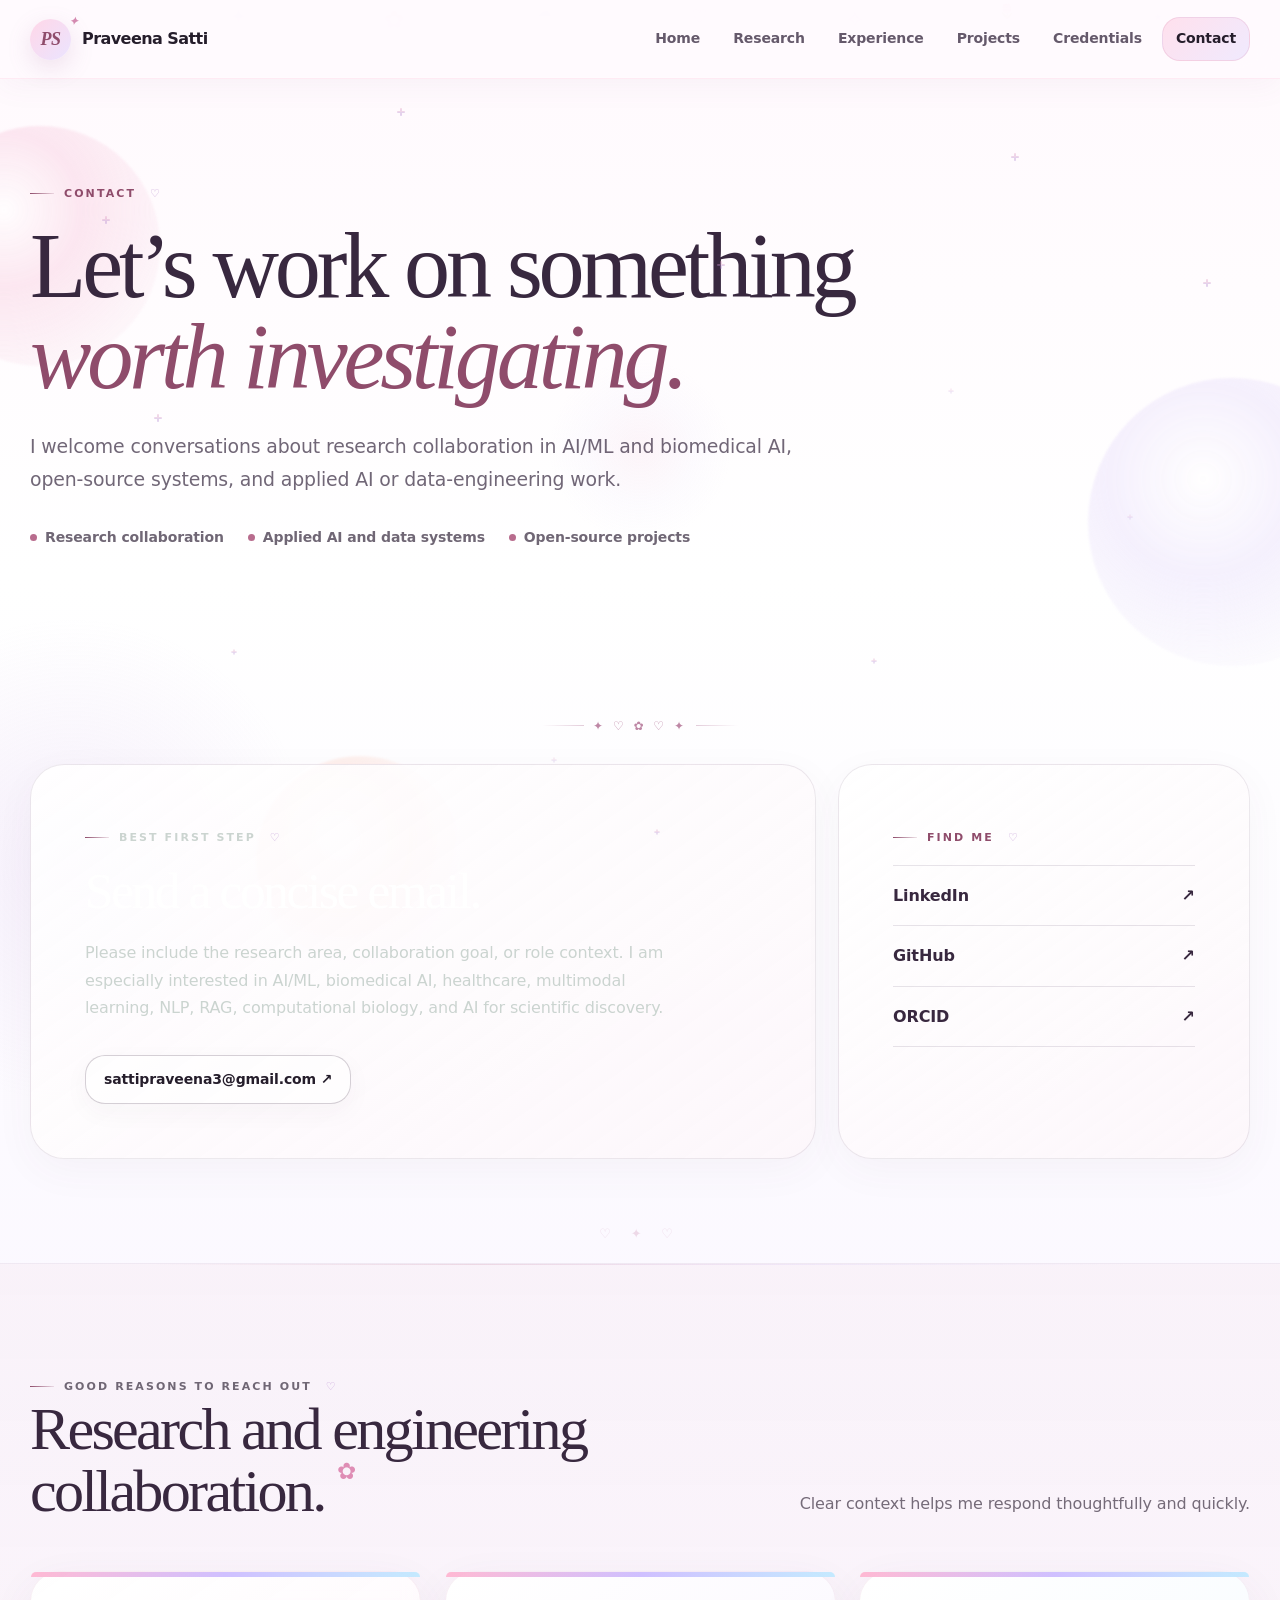
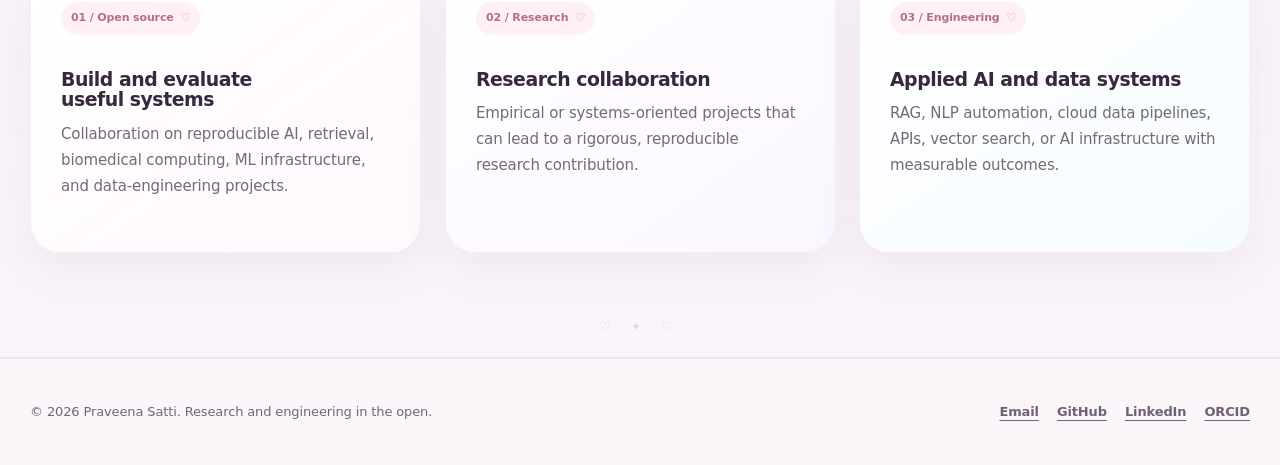
<file: contact.html>
<!DOCTYPE html>
<html lang="en">
<head>
  <meta charset="utf-8"><meta name="viewport" content="width=device-width, initial-scale=1">
  <meta name="description" content="Contact Praveena Satti about AI/ML research collaboration, biomedical AI, and applied AI or data-engineering work.">
  <meta name="theme-color" content="#14231f"><link rel="canonical" href="https://sattipraveena3-sudo.github.io/contact.html">
  <link rel="icon" href="assets/img/mark.svg" type="image/svg+xml"><link rel="stylesheet" href="assets/css/styles.css">
  <title>Contact | Praveena Satti</title>
</head>
<body data-page="contact">
  <a class="skip-link" href="#main">Skip to content</a>
  <header class="site-header"><div class="nav-wrap"><a class="brand" href="/" aria-label="Praveena Satti home"><span class="brand-mark" aria-hidden="true">PS</span><span>Praveena Satti</span></a><button class="menu-button" type="button" aria-expanded="false" aria-controls="site-navigation" aria-label="Open navigation"><span></span></button><nav class="site-nav" id="site-navigation" aria-label="Primary navigation"><a href="/" data-nav="home">Home</a><a href="research.html" data-nav="research">Research</a><a href="experience.html" data-nav="experience">Experience</a><a href="projects.html" data-nav="projects">Projects</a><a href="credentials.html" data-nav="credentials">Credentials</a><a class="nav-cta" href="contact.html" data-nav="contact">Contact</a></nav></div></header>
  <main id="main">
    <section class="page-hero"><div class="container"><p class="eyebrow">Contact</p><h1>Let’s work on something <em>worth investigating.</em></h1><p class="page-lead">I welcome conversations about research collaboration in AI/ML and biomedical AI, open-source systems, and applied AI or data-engineering work.</p><div class="page-meta"><span>Research collaboration</span><span>Applied AI and data systems</span><span>Open-source projects</span></div></div></section>

    <section class="section"><div class="container contact-grid">
      <article class="contact-card primary-contact reveal"><p class="eyebrow">Best first step</p><h2>Send a concise email.</h2><p>Please include the research area, collaboration goal, or role context. I am especially interested in AI/ML, biomedical AI, healthcare, multimodal learning, NLP, RAG, computational biology, and AI for scientific discovery.</p><div class="hero-actions"><a class="button" href="mailto:sattipraveena3@gmail.com?subject=Research%20or%20PhD%20conversation">sattipraveena3@gmail.com ↗</a></div></article>
      <aside class="contact-card reveal"><p class="eyebrow">Find me</p><a class="contact-link" href="https://www.linkedin.com/in/praveenasatti" target="_blank" rel="noopener noreferrer"><span>LinkedIn</span><span aria-hidden="true">↗</span></a><a class="contact-link" href="https://github.com/sattipraveena3-sudo" target="_blank" rel="noopener noreferrer"><span>GitHub</span><span aria-hidden="true">↗</span></a><a class="contact-link" href="https://orcid.org/0009-0000-6555-5072" target="_blank" rel="noopener noreferrer"><span>ORCID</span><span aria-hidden="true">↗</span></a></aside>
    </div></section>

    <section class="section tint" aria-labelledby="collaboration-title"><div class="container"><div class="section-head reveal"><div><p class="eyebrow">Good reasons to reach out</p><h2 id="collaboration-title">Research and engineering collaboration.</h2></div><p>Clear context helps me respond thoughtfully and quickly.</p></div><div class="cards"><article class="card reveal"><span class="number">01 / Open source</span><h3>Build and evaluate useful systems</h3><p>Collaboration on reproducible AI, retrieval, biomedical computing, ML infrastructure, and data-engineering projects.</p></article><article class="card reveal"><span class="number">02 / Research</span><h3>Research collaboration</h3><p>Empirical or systems-oriented projects that can lead to a rigorous, reproducible research contribution.</p></article><article class="card reveal"><span class="number">03 / Engineering</span><h3>Applied AI and data systems</h3><p>RAG, NLP automation, cloud data pipelines, APIs, vector search, or AI infrastructure with measurable outcomes.</p></article></div></div></section>
  </main>
  <footer class="site-footer"><div class="container footer-grid"><p>© <span data-year></span> Praveena Satti. Research and engineering in the open.</p><div class="footer-links"><a href="mailto:sattipraveena3@gmail.com">Email</a><a href="https://github.com/sattipraveena3-sudo" target="_blank" rel="noopener noreferrer">GitHub</a><a href="https://www.linkedin.com/in/praveenasatti" target="_blank" rel="noopener noreferrer">LinkedIn</a><a href="https://orcid.org/0009-0000-6555-5072" target="_blank" rel="noopener noreferrer">ORCID</a></div></div></footer>
  <script src="assets/js/main.js" defer></script>
</body>
</html>
</file>
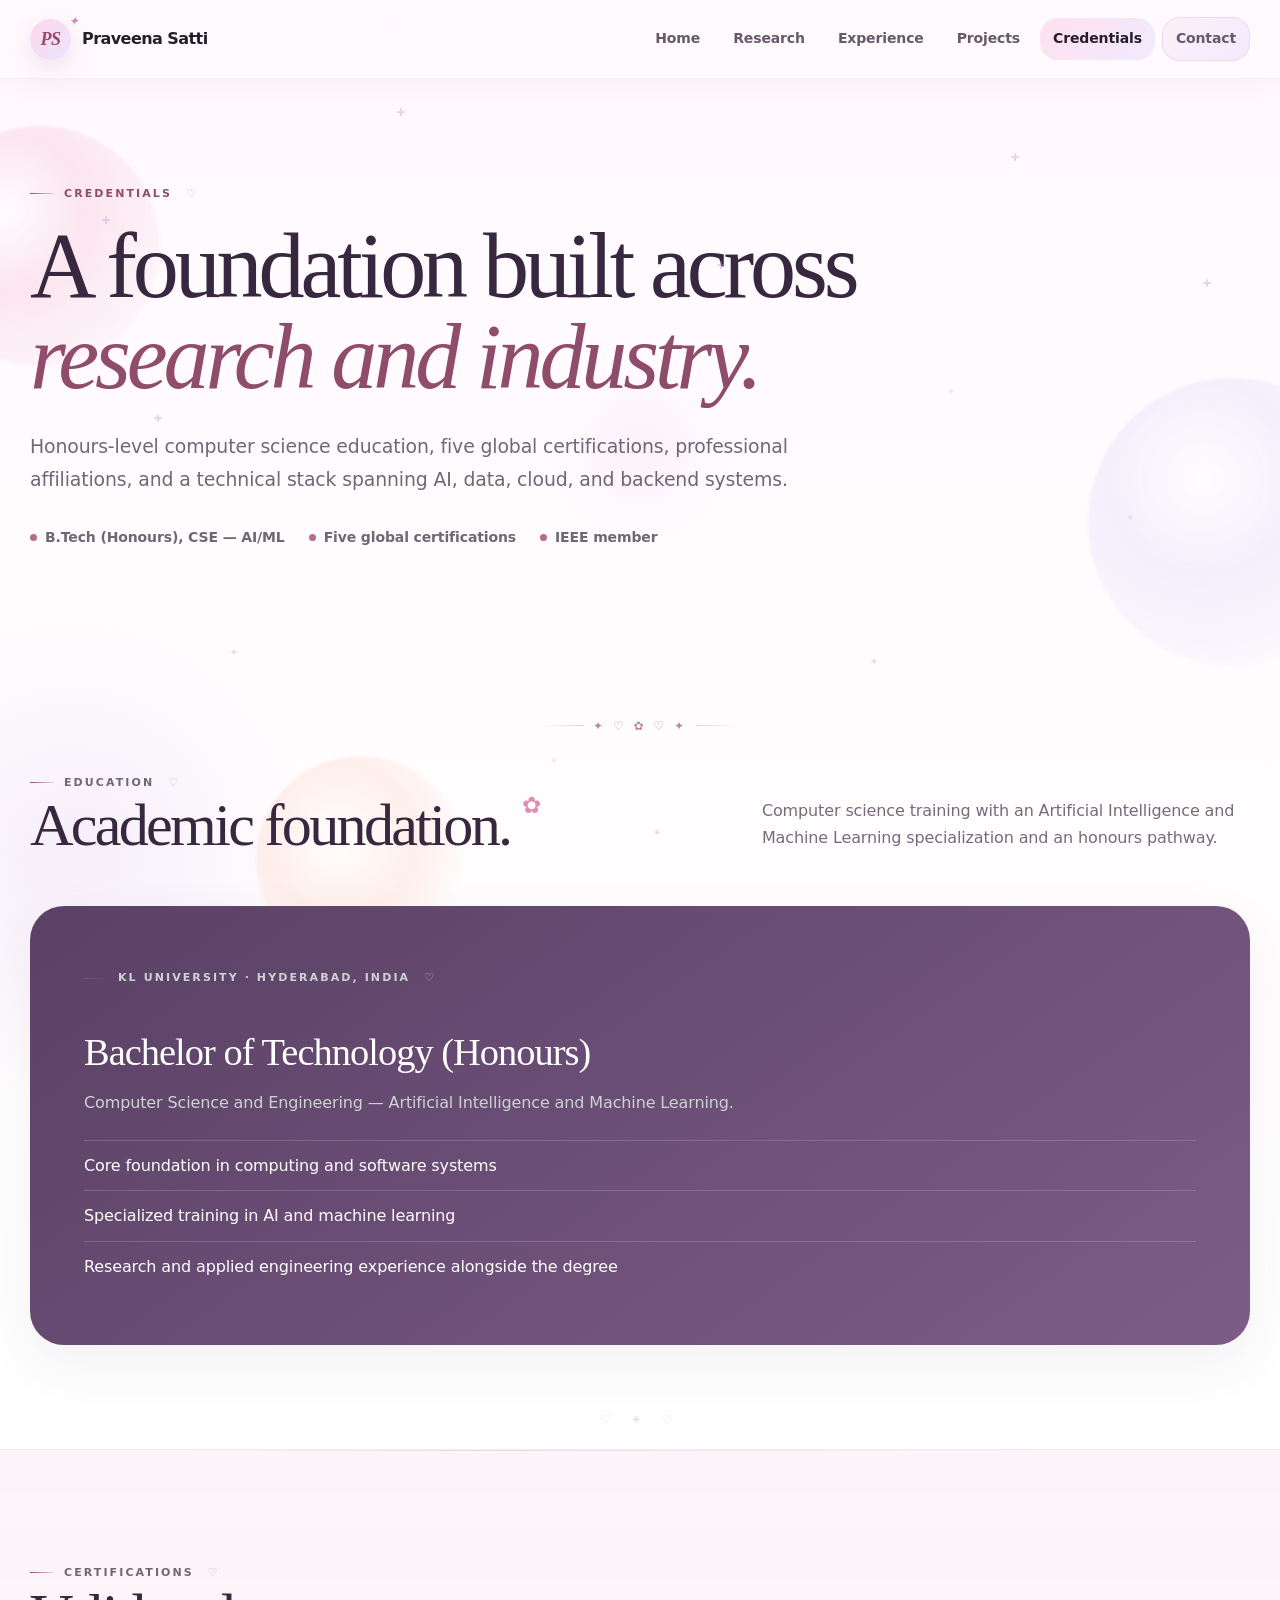
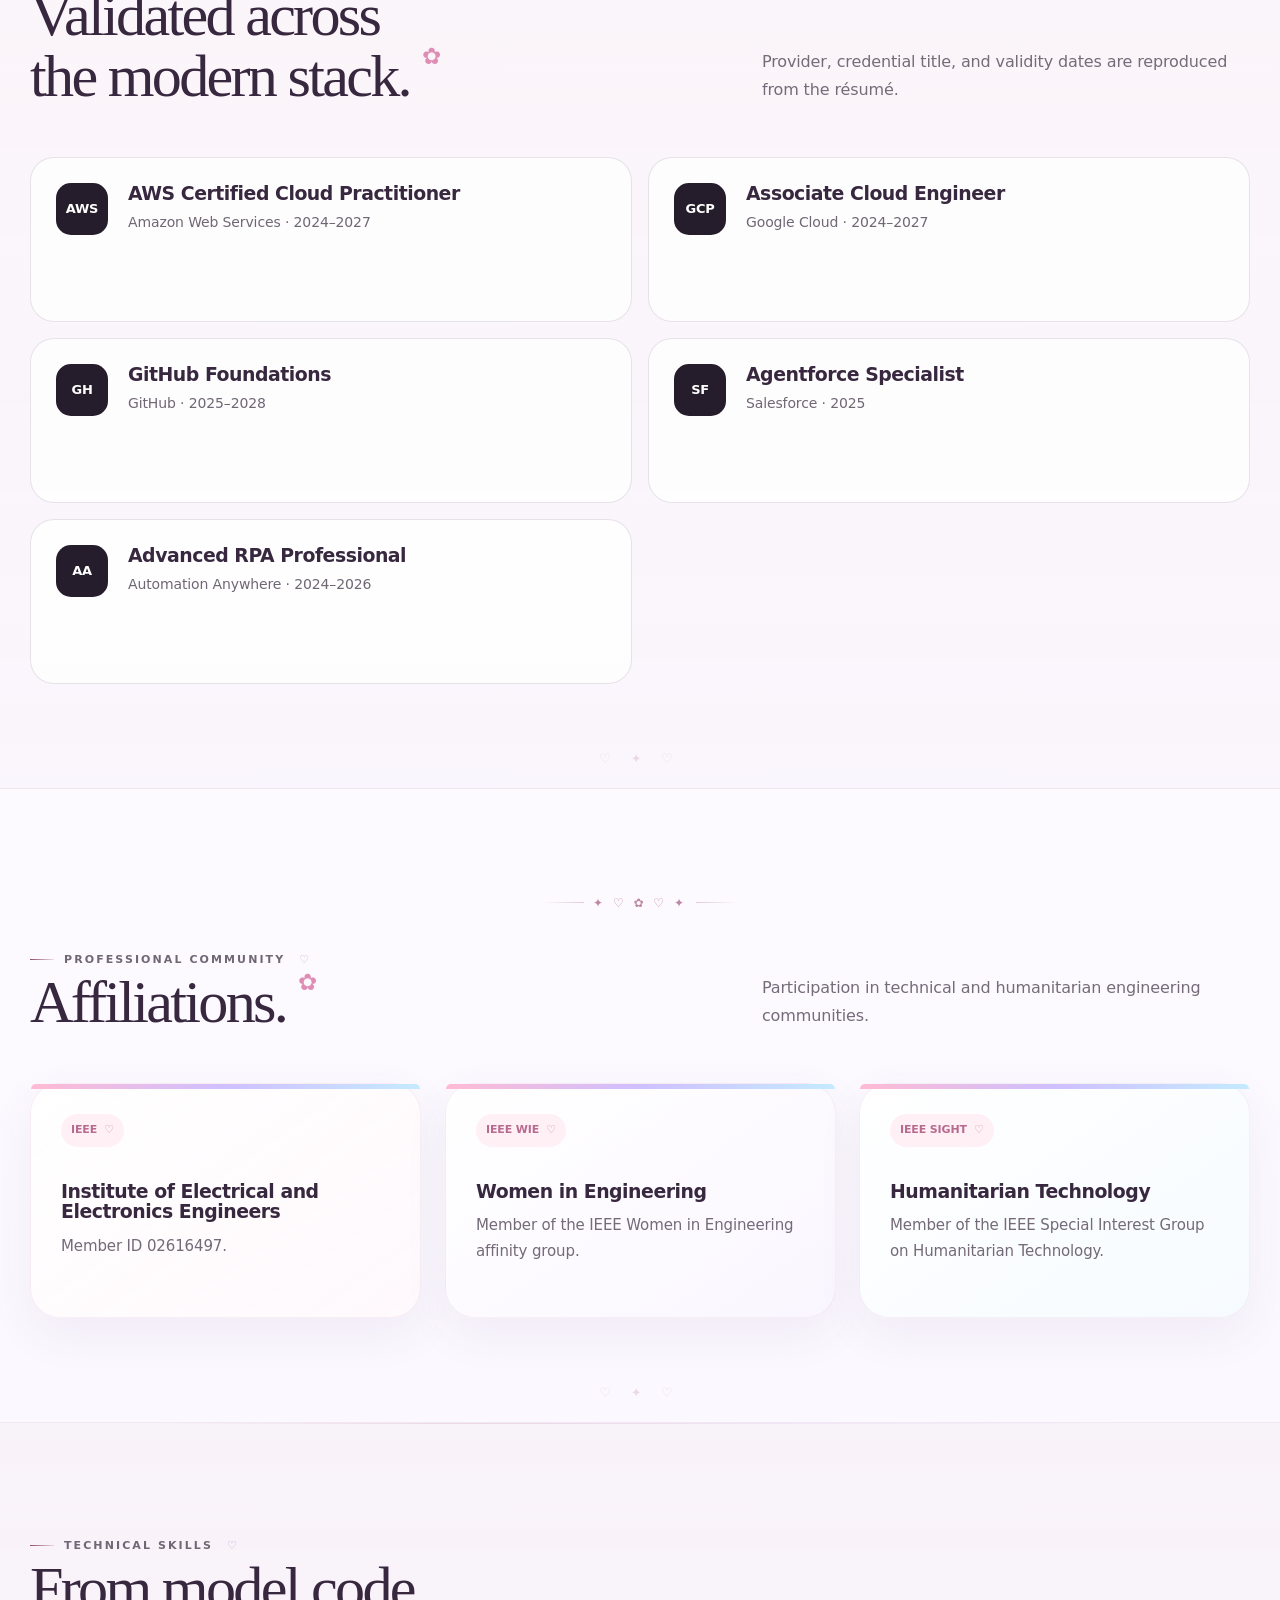
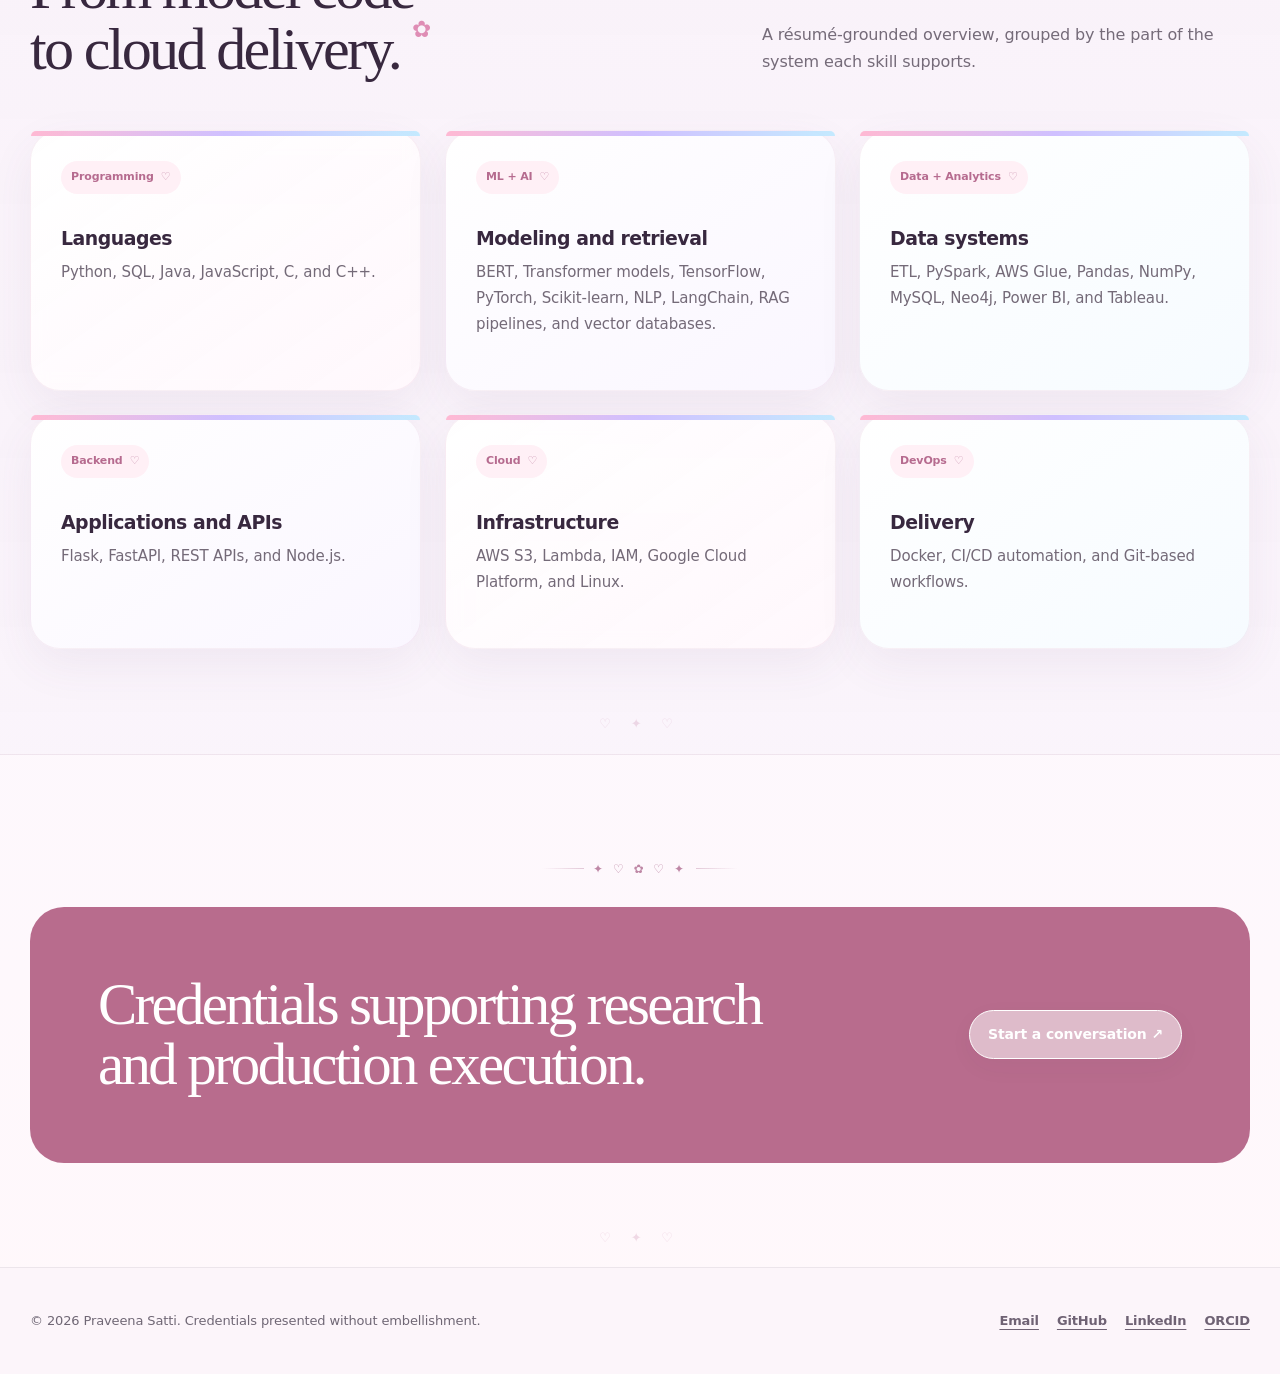
<file: credentials.html>
<!DOCTYPE html>
<html lang="en">
<head>
  <meta charset="utf-8"><meta name="viewport" content="width=device-width, initial-scale=1">
  <meta name="description" content="Education, global certifications, technical skills, and IEEE affiliations of Praveena Satti.">
  <meta name="theme-color" content="#14231f"><link rel="canonical" href="https://sattipraveena3-sudo.github.io/credentials.html">
  <link rel="icon" href="assets/img/mark.svg" type="image/svg+xml"><link rel="stylesheet" href="assets/css/styles.css">
  <title>Credentials | Praveena Satti</title>
</head>
<body data-page="credentials">
  <a class="skip-link" href="#main">Skip to content</a>
  <header class="site-header"><div class="nav-wrap"><a class="brand" href="/" aria-label="Praveena Satti home"><span class="brand-mark" aria-hidden="true">PS</span><span>Praveena Satti</span></a><button class="menu-button" type="button" aria-expanded="false" aria-controls="site-navigation" aria-label="Open navigation"><span></span></button><nav class="site-nav" id="site-navigation" aria-label="Primary navigation"><a href="/" data-nav="home">Home</a><a href="research.html" data-nav="research">Research</a><a href="experience.html" data-nav="experience">Experience</a><a href="projects.html" data-nav="projects">Projects</a><a href="credentials.html" data-nav="credentials">Credentials</a><a class="nav-cta" href="contact.html" data-nav="contact">Contact</a></nav></div></header>
  <main id="main">
    <section class="page-hero"><div class="container"><p class="eyebrow">Credentials</p><h1>A foundation built across <em>research and industry.</em></h1><p class="page-lead">Honours-level computer science education, five global certifications, professional affiliations, and a technical stack spanning AI, data, cloud, and backend systems.</p><div class="page-meta"><span>B.Tech (Honours), CSE — AI/ML</span><span>Five global certifications</span><span>IEEE member</span></div></div></section>

    <section class="section" aria-labelledby="education-title"><div class="container"><div class="section-head reveal"><div><p class="eyebrow">Education</p><h2 id="education-title">Academic foundation.</h2></div><p>Computer science training with an Artificial Intelligence and Machine Learning specialization and an honours pathway.</p></div><article class="duo-panel dark reveal"><p class="eyebrow">KL University · Hyderabad, India</p><h3>Bachelor of Technology (Honours)</h3><p>Computer Science and Engineering — Artificial Intelligence and Machine Learning.</p><ul class="metric-list"><li>Core foundation in computing and software systems</li><li>Specialized training in AI and machine learning</li><li>Research and applied engineering experience alongside the degree</li></ul></article></div></section>

    <section class="section tint" aria-labelledby="certification-title"><div class="container"><div class="section-head reveal"><div><p class="eyebrow">Certifications</p><h2 id="certification-title">Validated across the modern stack.</h2></div><p>Provider, credential title, and validity dates are reproduced from the résumé.</p></div><div class="credential-grid">
      <article class="credential reveal"><div class="credential-mark">AWS</div><div><h3>AWS Certified Cloud Practitioner</h3><p>Amazon Web Services · 2024–2027</p></div></article>
      <article class="credential reveal"><div class="credential-mark">GCP</div><div><h3>Associate Cloud Engineer</h3><p>Google Cloud · 2024–2027</p></div></article>
      <article class="credential reveal"><div class="credential-mark">GH</div><div><h3>GitHub Foundations</h3><p>GitHub · 2025–2028</p></div></article>
      <article class="credential reveal"><div class="credential-mark">SF</div><div><h3>Agentforce Specialist</h3><p>Salesforce · 2025</p></div></article>
      <article class="credential reveal"><div class="credential-mark">AA</div><div><h3>Advanced RPA Professional</h3><p>Automation Anywhere · 2024–2026</p></div></article>
    </div></div></section>

    <section class="section" aria-labelledby="affiliation-title"><div class="container"><div class="section-head reveal"><div><p class="eyebrow">Professional community</p><h2 id="affiliation-title">Affiliations.</h2></div><p>Participation in technical and humanitarian engineering communities.</p></div><div class="cards"><article class="card reveal"><span class="number">IEEE</span><h3>Institute of Electrical and Electronics Engineers</h3><p>Member ID 02616497.</p></article><article class="card reveal"><span class="number">IEEE WIE</span><h3>Women in Engineering</h3><p>Member of the IEEE Women in Engineering affinity group.</p></article><article class="card reveal"><span class="number">IEEE SIGHT</span><h3>Humanitarian Technology</h3><p>Member of the IEEE Special Interest Group on Humanitarian Technology.</p></article></div></div></section>

    <section class="section tint" aria-labelledby="skills-title"><div class="container"><div class="section-head reveal"><div><p class="eyebrow">Technical skills</p><h2 id="skills-title">From model code to cloud delivery.</h2></div><p>A résumé-grounded overview, grouped by the part of the system each skill supports.</p></div><div class="cards"><article class="card reveal"><span class="number">Programming</span><h3>Languages</h3><p>Python, SQL, Java, JavaScript, C, and C++.</p></article><article class="card reveal"><span class="number">ML + AI</span><h3>Modeling and retrieval</h3><p>BERT, Transformer models, TensorFlow, PyTorch, Scikit-learn, NLP, LangChain, RAG pipelines, and vector databases.</p></article><article class="card reveal"><span class="number">Data + Analytics</span><h3>Data systems</h3><p>ETL, PySpark, AWS Glue, Pandas, NumPy, MySQL, Neo4j, Power BI, and Tableau.</p></article><article class="card reveal"><span class="number">Backend</span><h3>Applications and APIs</h3><p>Flask, FastAPI, REST APIs, and Node.js.</p></article><article class="card reveal"><span class="number">Cloud</span><h3>Infrastructure</h3><p>AWS S3, Lambda, IAM, Google Cloud Platform, and Linux.</p></article><article class="card reveal"><span class="number">DevOps</span><h3>Delivery</h3><p>Docker, CI/CD automation, and Git-based workflows.</p></article></div></div></section>
    <section class="section"><div class="container cta-band reveal"><h2>Credentials supporting research and production execution.</h2><a class="button" href="contact.html">Start a conversation ↗</a></div></section>
  </main>
  <footer class="site-footer"><div class="container footer-grid"><p>© <span data-year></span> Praveena Satti. Credentials presented without embellishment.</p><div class="footer-links"><a href="mailto:sattipraveena3@gmail.com">Email</a><a href="https://github.com/sattipraveena3-sudo" target="_blank" rel="noopener noreferrer">GitHub</a><a href="https://www.linkedin.com/in/praveenasatti" target="_blank" rel="noopener noreferrer">LinkedIn</a><a href="https://orcid.org/0009-0000-6555-5072" target="_blank" rel="noopener noreferrer">ORCID</a></div></div></footer>
  <script src="assets/js/main.js" defer></script>
</body>
</html>
</file>
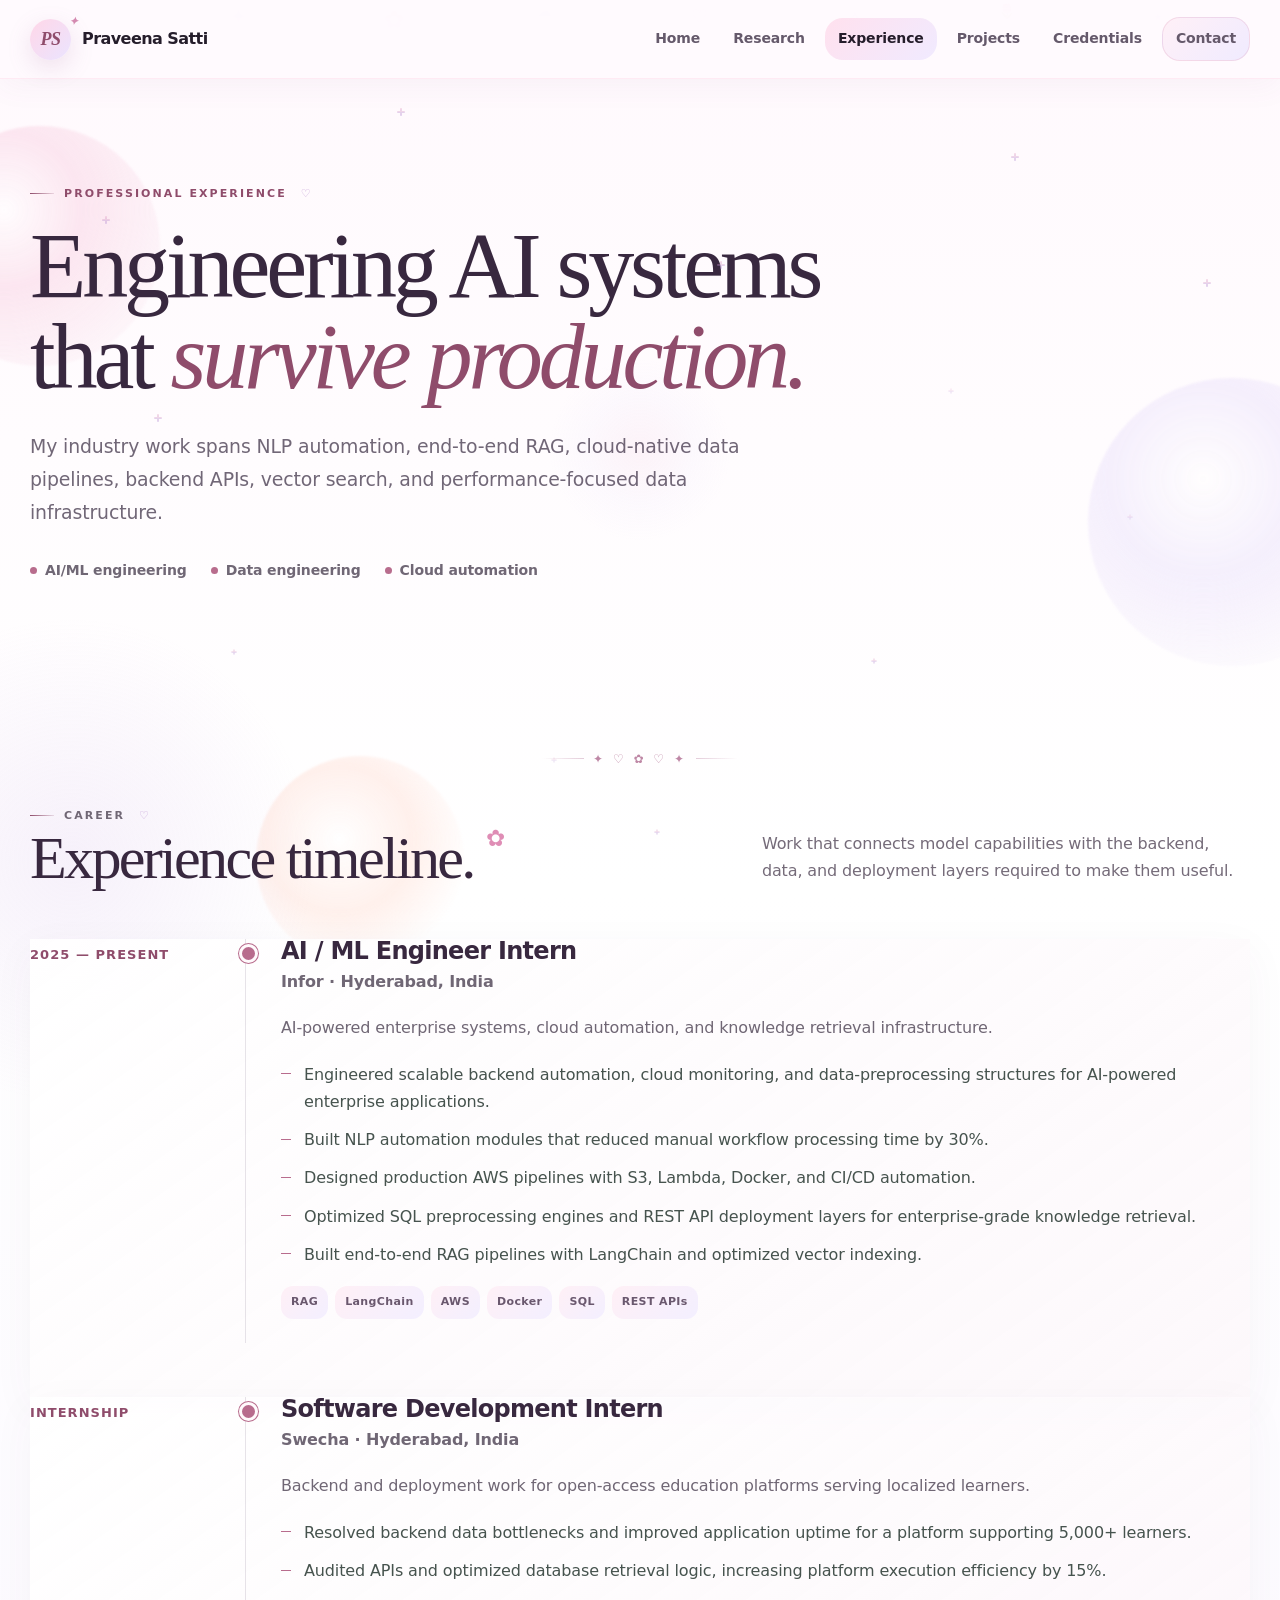
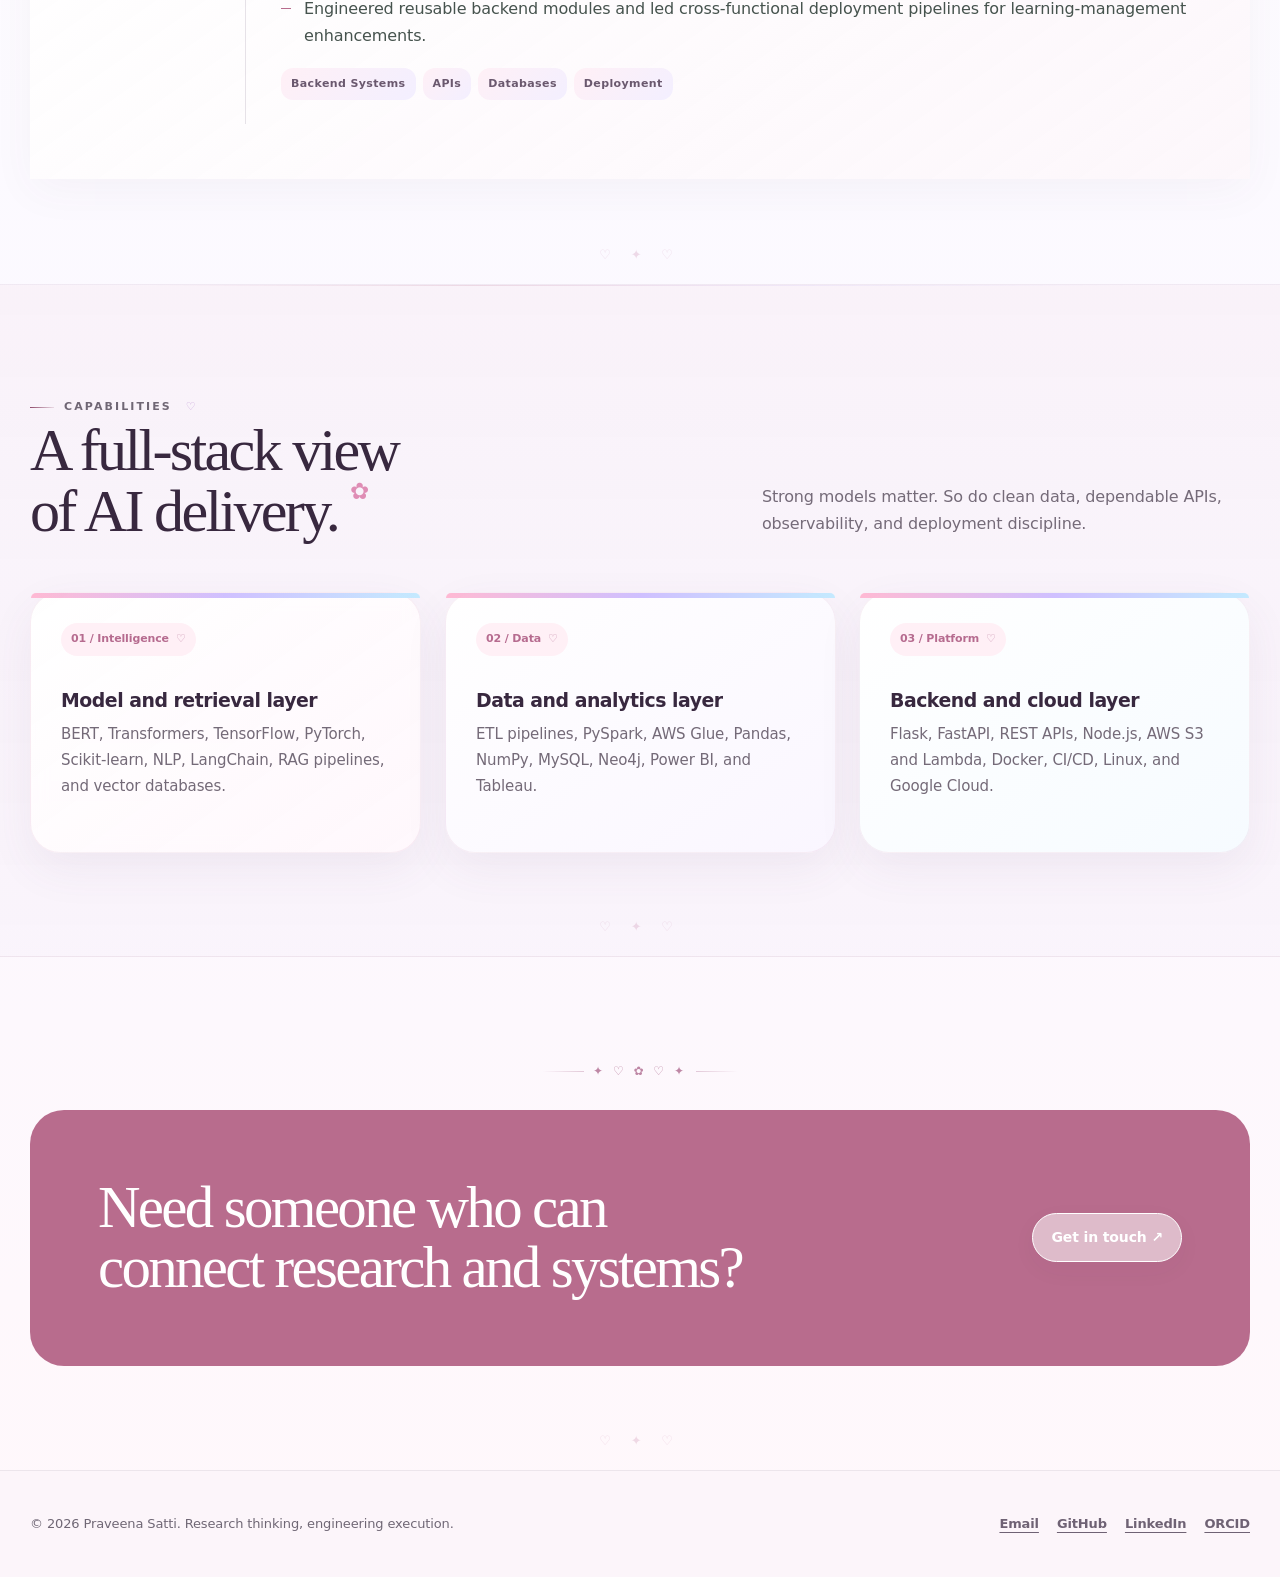
<file: experience.html>
<!DOCTYPE html>
<html lang="en">
<head>
  <meta charset="utf-8"><meta name="viewport" content="width=device-width, initial-scale=1">
  <meta name="description" content="Professional experience of Praveena Satti across AI/ML engineering, RAG, NLP automation, AWS cloud pipelines, APIs, and data engineering.">
  <meta name="theme-color" content="#14231f"><link rel="canonical" href="https://sattipraveena3-sudo.github.io/experience.html">
  <link rel="icon" href="assets/img/mark.svg" type="image/svg+xml"><link rel="stylesheet" href="assets/css/styles.css">
  <title>Experience | Praveena Satti</title>
</head>
<body data-page="experience">
  <a class="skip-link" href="#main">Skip to content</a>
  <header class="site-header"><div class="nav-wrap"><a class="brand" href="/" aria-label="Praveena Satti home"><span class="brand-mark" aria-hidden="true">PS</span><span>Praveena Satti</span></a><button class="menu-button" type="button" aria-expanded="false" aria-controls="site-navigation" aria-label="Open navigation"><span></span></button><nav class="site-nav" id="site-navigation" aria-label="Primary navigation"><a href="/" data-nav="home">Home</a><a href="research.html" data-nav="research">Research</a><a href="experience.html" data-nav="experience">Experience</a><a href="projects.html" data-nav="projects">Projects</a><a href="credentials.html" data-nav="credentials">Credentials</a><a class="nav-cta" href="contact.html" data-nav="contact">Contact</a></nav></div></header>
  <main id="main">
    <section class="page-hero"><div class="container"><p class="eyebrow">Professional experience</p><h1>Engineering AI systems that <em>survive production.</em></h1><p class="page-lead">My industry work spans NLP automation, end-to-end RAG, cloud-native data pipelines, backend APIs, vector search, and performance-focused data infrastructure.</p><div class="page-meta"><span>AI/ML engineering</span><span>Data engineering</span><span>Cloud automation</span></div></div></section>

    <section class="section" aria-labelledby="career-title"><div class="container">
      <div class="section-head reveal"><div><p class="eyebrow">Career</p><h2 id="career-title">Experience timeline.</h2></div><p>Work that connects model capabilities with the backend, data, and deployment layers required to make them useful.</p></div>
      <div class="timeline">
        <article class="timeline-item reveal"><div class="timeline-date">2025 — Present</div><div class="timeline-body"><h2>AI / ML Engineer Intern</h2><p class="org">Infor · Hyderabad, India</p><p>AI-powered enterprise systems, cloud automation, and knowledge retrieval infrastructure.</p><ul class="bullet-list"><li>Engineered scalable backend automation, cloud monitoring, and data-preprocessing structures for AI-powered enterprise applications.</li><li>Built NLP automation modules that reduced manual workflow processing time by 30%.</li><li>Designed production AWS pipelines with S3, Lambda, Docker, and CI/CD automation.</li><li>Optimized SQL preprocessing engines and REST API deployment layers for enterprise-grade knowledge retrieval.</li><li>Built end-to-end RAG pipelines with LangChain and optimized vector indexing.</li></ul><div class="tag-row"><span class="tag">RAG</span><span class="tag">LangChain</span><span class="tag">AWS</span><span class="tag">Docker</span><span class="tag">SQL</span><span class="tag">REST APIs</span></div></div></article>
        <article class="timeline-item reveal"><div class="timeline-date">Internship</div><div class="timeline-body"><h2>Software Development Intern</h2><p class="org">Swecha · Hyderabad, India</p><p>Backend and deployment work for open-access education platforms serving localized learners.</p><ul class="bullet-list"><li>Resolved backend data bottlenecks and improved application uptime for a platform supporting 5,000+ learners.</li><li>Audited APIs and optimized database retrieval logic, increasing platform execution efficiency by 15%.</li><li>Engineered reusable backend modules and led cross-functional deployment pipelines for learning-management enhancements.</li></ul><div class="tag-row"><span class="tag">Backend Systems</span><span class="tag">APIs</span><span class="tag">Databases</span><span class="tag">Deployment</span></div></div></article>
      </div>
    </div></section>

    <section class="section tint" aria-labelledby="capabilities-title"><div class="container"><div class="section-head reveal"><div><p class="eyebrow">Capabilities</p><h2 id="capabilities-title">A full-stack view of AI delivery.</h2></div><p>Strong models matter. So do clean data, dependable APIs, observability, and deployment discipline.</p></div><div class="cards"><article class="card reveal"><span class="number">01 / Intelligence</span><h3>Model and retrieval layer</h3><p>BERT, Transformers, TensorFlow, PyTorch, Scikit-learn, NLP, LangChain, RAG pipelines, and vector databases.</p></article><article class="card reveal"><span class="number">02 / Data</span><h3>Data and analytics layer</h3><p>ETL pipelines, PySpark, AWS Glue, Pandas, NumPy, MySQL, Neo4j, Power BI, and Tableau.</p></article><article class="card reveal"><span class="number">03 / Platform</span><h3>Backend and cloud layer</h3><p>Flask, FastAPI, REST APIs, Node.js, AWS S3 and Lambda, Docker, CI/CD, Linux, and Google Cloud.</p></article></div></div></section>
    <section class="section"><div class="container cta-band reveal"><h2>Need someone who can connect research and systems?</h2><a class="button" href="contact.html">Get in touch ↗</a></div></section>
  </main>
  <footer class="site-footer"><div class="container footer-grid"><p>© <span data-year></span> Praveena Satti. Research thinking, engineering execution.</p><div class="footer-links"><a href="mailto:sattipraveena3@gmail.com">Email</a><a href="https://github.com/sattipraveena3-sudo" target="_blank" rel="noopener noreferrer">GitHub</a><a href="https://www.linkedin.com/in/praveenasatti" target="_blank" rel="noopener noreferrer">LinkedIn</a><a href="https://orcid.org/0009-0000-6555-5072" target="_blank" rel="noopener noreferrer">ORCID</a></div></div></footer>
  <script src="assets/js/main.js" defer></script>
</body>
</html>
</file>
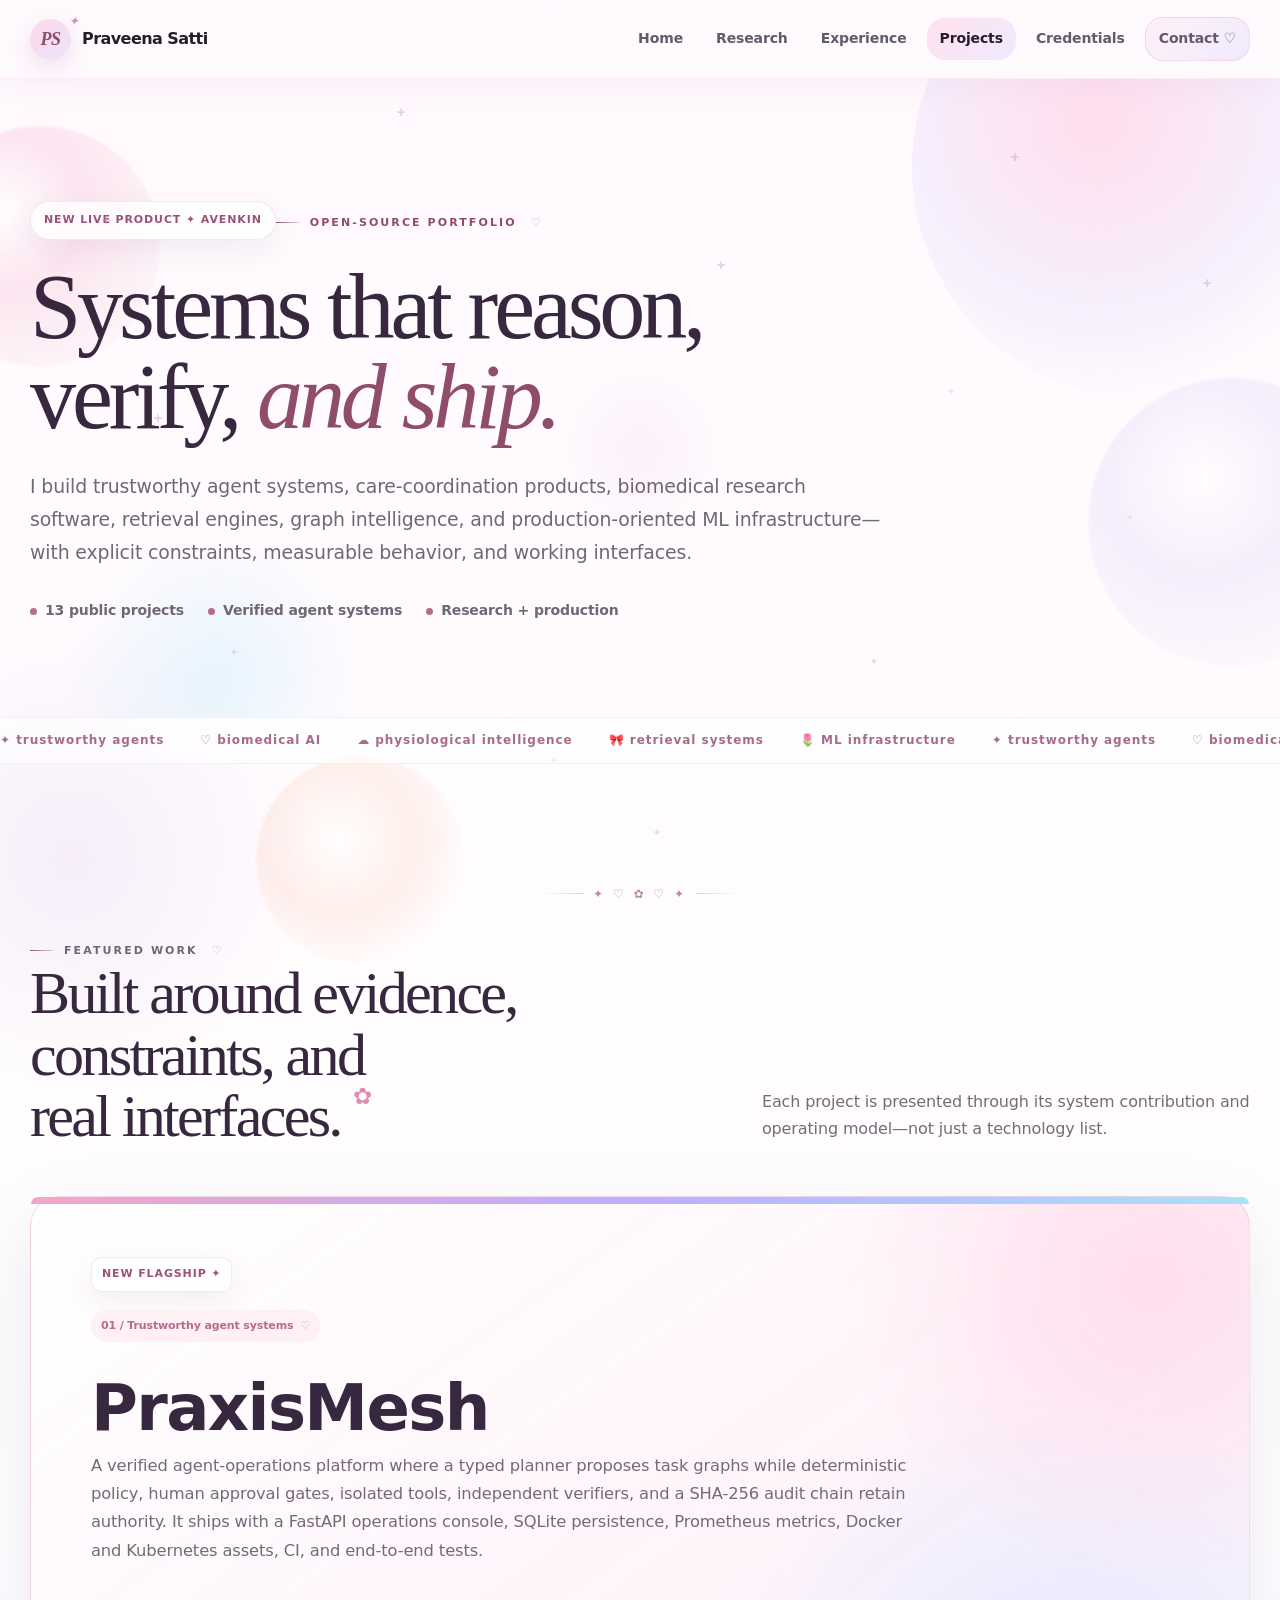
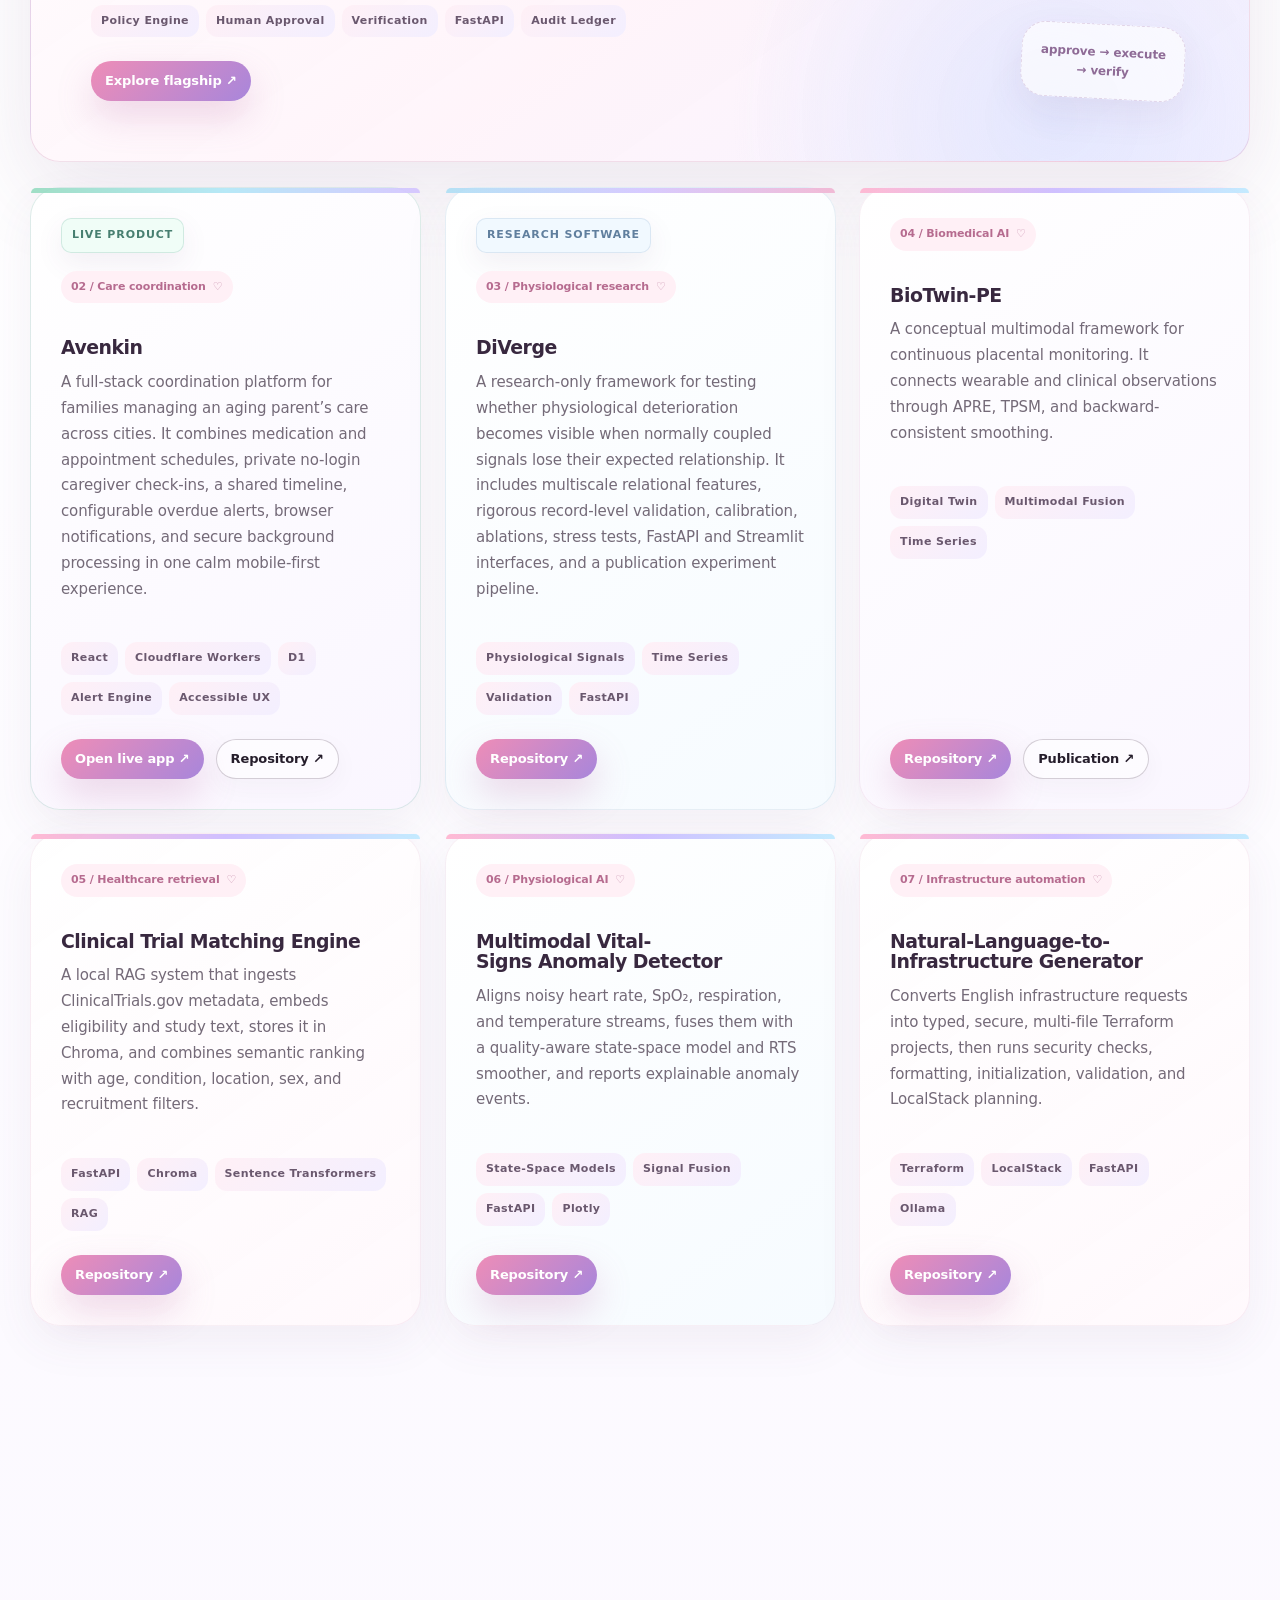
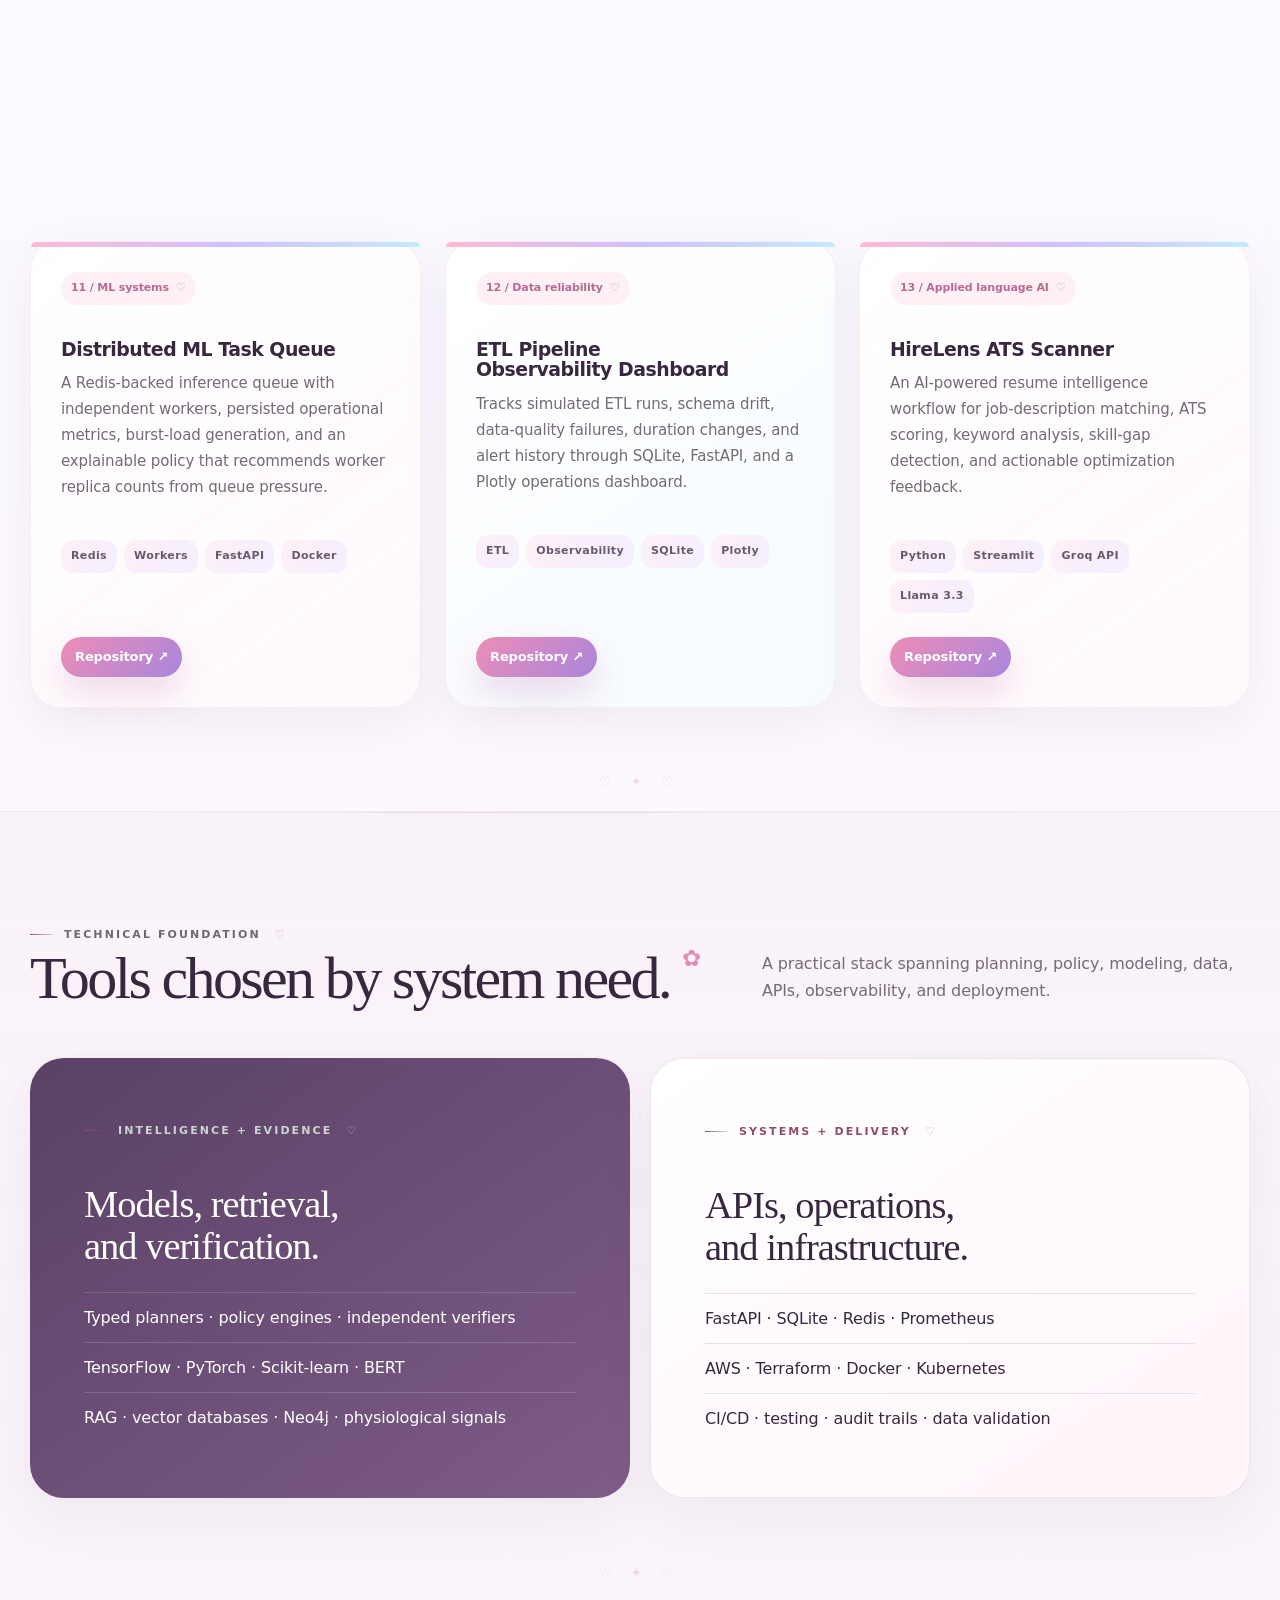
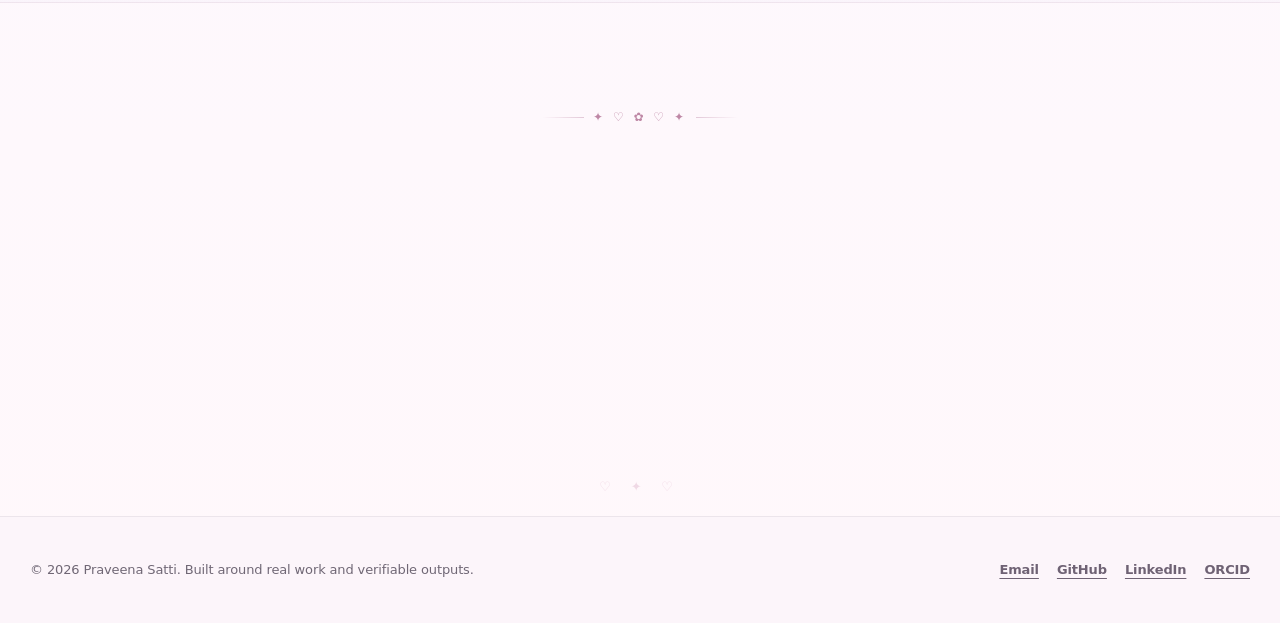
<file: projects.html>
<!DOCTYPE html>
<html lang="en">
<head>
  <meta charset="utf-8"><meta name="viewport" content="width=device-width, initial-scale=1">
  <meta name="description" content="Open-source projects by Praveena Satti across trustworthy agentic AI, care coordination, biomedical computing, physiological intelligence, retrieval, graph ML, infrastructure, and data engineering.">
  <meta name="theme-color" content="#fff9fd"><link rel="canonical" href="https://sattipraveena3-sudo.github.io/projects.html">
  <link rel="icon" href="assets/img/mark.svg" type="image/svg+xml">
  <link rel="stylesheet" href="assets/css/styles.css">
  <link rel="stylesheet" href="assets/css/projects-showcase.css?v=20260819">
  <title>Projects | Praveena Satti</title>
</head>
<body data-page="projects" class="kawaii-projects">
  <a class="skip-link" href="#main">Skip to content</a>
  <header class="site-header"><div class="nav-wrap"><a class="brand" href="/" aria-label="Praveena Satti home"><span class="brand-mark" aria-hidden="true">PS</span><span>Praveena Satti</span></a><button class="menu-button" type="button" aria-expanded="false" aria-controls="site-navigation" aria-label="Open navigation"><span></span></button><nav class="site-nav" id="site-navigation" aria-label="Primary navigation"><a href="/" data-nav="home">Home</a><a href="research.html" data-nav="research">Research</a><a href="experience.html" data-nav="experience">Experience</a><a href="projects.html" data-nav="projects">Projects</a><a href="credentials.html" data-nav="credentials">Credentials</a><a class="nav-cta" href="contact.html" data-nav="contact">Contact ♡</a></nav></div></header>
  <main id="main">
    <section class="page-hero project-page-hero"><div class="container project-hero-copy"><div class="project-hero-note">new live product ✦ Avenkin</div><p class="eyebrow">Open-source portfolio</p><h1>Systems that reason, verify, <em>and ship.</em></h1><p class="page-lead">I build trustworthy agent systems, care-coordination products, biomedical research software, retrieval engines, graph intelligence, and production-oriented ML infrastructure—with explicit constraints, measurable behavior, and working interfaces.</p><div class="page-meta"><span>13 public projects</span><span>Verified agent systems</span><span>Research + production</span></div></div></section>

    <div class="kawaii-marquee project-marquee" aria-hidden="true"><div class="kawaii-track"><span>✦ trustworthy agents</span><span>♡ biomedical AI</span><span>☁ physiological intelligence</span><span>🎀 retrieval systems</span><span>🌷 ML infrastructure</span><span>✦ trustworthy agents</span><span>♡ biomedical AI</span><span>☁ physiological intelligence</span><span>🎀 retrieval systems</span><span>🌷 ML infrastructure</span></div></div>

    <section class="section project-showcase" aria-labelledby="featured-projects"><div class="container"><div class="section-head reveal"><div><p class="eyebrow">Featured work</p><h2 id="featured-projects">Built around evidence, constraints, and real interfaces.</h2></div><p>Each project is presented through its system contribution and operating model—not just a technology list.</p></div>
      <div class="cards">
        <article class="card project-flagship reveal"><span class="project-badge">New flagship ✦</span><span class="number">01 / Trustworthy agent systems</span><h3>PraxisMesh</h3><p>A verified agent-operations platform where a typed planner proposes task graphs while deterministic policy, human approval gates, isolated tools, independent verifiers, and a SHA-256 audit chain retain authority. It ships with a FastAPI operations console, SQLite persistence, Prometheus metrics, Docker and Kubernetes assets, CI, and end-to-end tests.</p><div class="tag-row"><span class="tag">Policy Engine</span><span class="tag">Human Approval</span><span class="tag">Verification</span><span class="tag">FastAPI</span><span class="tag">Audit Ledger</span></div><div class="card-actions"><a class="button small primary" href="https://github.com/sattipraveena3-sudo/PraxisMesh" target="_blank" rel="noopener noreferrer">Explore flagship ↗</a></div></article>

        <article class="card project-card--product reveal"><span class="project-badge product">Live product</span><span class="number">02 / Care coordination</span><h3>Avenkin</h3><p>A full-stack coordination platform for families managing an aging parent’s care across cities. It combines medication and appointment schedules, private no-login caregiver check-ins, a shared timeline, configurable overdue alerts, browser notifications, and secure background processing in one calm mobile-first experience.</p><div class="tag-row"><span class="tag">React</span><span class="tag">Cloudflare Workers</span><span class="tag">D1</span><span class="tag">Alert Engine</span><span class="tag">Accessible UX</span></div><div class="card-actions"><a class="button small primary" href="https://avenkin.sattipraveena3.workers.dev/" target="_blank" rel="noopener noreferrer">Open live app ↗</a><a class="button small" href="https://github.com/sattipraveena3-sudo/avenkin" target="_blank" rel="noopener noreferrer">Repository ↗</a></div></article>

        <article class="card project-card--research reveal"><span class="project-badge research">Research software</span><span class="number">03 / Physiological research</span><h3>DiVerge</h3><p>A research-only framework for testing whether physiological deterioration becomes visible when normally coupled signals lose their expected relationship. It includes multiscale relational features, rigorous record-level validation, calibration, ablations, stress tests, FastAPI and Streamlit interfaces, and a publication experiment pipeline.</p><div class="tag-row"><span class="tag">Physiological Signals</span><span class="tag">Time Series</span><span class="tag">Validation</span><span class="tag">FastAPI</span></div><div class="card-actions"><a class="button small primary" href="https://github.com/sattipraveena3-sudo/diverge" target="_blank" rel="noopener noreferrer">Repository ↗</a></div></article>

        <article class="card reveal"><span class="number">04 / Biomedical AI</span><h3>BioTwin-PE</h3><p>A conceptual multimodal framework for continuous placental monitoring. It connects wearable and clinical observations through APRE, TPSM, and backward-consistent smoothing.</p><div class="tag-row"><span class="tag">Digital Twin</span><span class="tag">Multimodal Fusion</span><span class="tag">Time Series</span></div><div class="card-actions"><a class="button small primary" href="https://github.com/sattipraveena3-sudo/BioTwin-PE-APEE" target="_blank" rel="noopener noreferrer">Repository ↗</a><a class="button small" href="https://doi.org/10.5281/zenodo.21910051" target="_blank" rel="noopener noreferrer">Publication ↗</a></div></article>

        <article class="card reveal"><span class="number">05 / Healthcare retrieval</span><h3>Clinical Trial Matching Engine</h3><p>A local RAG system that ingests ClinicalTrials.gov metadata, embeds eligibility and study text, stores it in Chroma, and combines semantic ranking with age, condition, location, sex, and recruitment filters.</p><div class="tag-row"><span class="tag">FastAPI</span><span class="tag">Chroma</span><span class="tag">Sentence Transformers</span><span class="tag">RAG</span></div><div class="card-actions"><a class="button small primary" href="https://github.com/sattipraveena3-sudo/clinical-trial-matching-engine" target="_blank" rel="noopener noreferrer">Repository ↗</a></div></article>

        <article class="card reveal"><span class="number">06 / Physiological AI</span><h3>Multimodal Vital-Signs Anomaly Detector</h3><p>Aligns noisy heart rate, SpO₂, respiration, and temperature streams, fuses them with a quality-aware state-space model and RTS smoother, and reports explainable anomaly events.</p><div class="tag-row"><span class="tag">State-Space Models</span><span class="tag">Signal Fusion</span><span class="tag">FastAPI</span><span class="tag">Plotly</span></div><div class="card-actions"><a class="button small primary" href="https://github.com/sattipraveena3-sudo/vitals-fusion-anomaly-detector" target="_blank" rel="noopener noreferrer">Repository ↗</a></div></article>

        <article class="card reveal"><span class="number">07 / Infrastructure automation</span><h3>Natural-Language-to-Infrastructure Generator</h3><p>Converts English infrastructure requests into typed, secure, multi-file Terraform projects, then runs security checks, formatting, initialization, validation, and LocalStack planning.</p><div class="tag-row"><span class="tag">Terraform</span><span class="tag">LocalStack</span><span class="tag">FastAPI</span><span class="tag">Ollama</span></div><div class="card-actions"><a class="button small primary" href="https://github.com/sattipraveena3-sudo/nl-to-infra-generator" target="_blank" rel="noopener noreferrer">Repository ↗</a></div></article>

        <article class="card reveal"><span class="number">08 / Code intelligence</span><h3>Repo-Aware Coding Assistant</h3><p>A self-hosted coding assistant that chunks Python by AST structure, builds a call graph, expands retrieval through code dependencies, and returns grounded file and line references.</p><div class="tag-row"><span class="tag">Python AST</span><span class="tag">Graph Retrieval</span><span class="tag">FastAPI</span><span class="tag">CLI</span></div><div class="card-actions"><a class="button small primary" href="https://github.com/sattipraveena3-sudo/repo-aware-coding-assistant" target="_blank" rel="noopener noreferrer">Repository ↗</a></div></article>

        <article class="card reveal"><span class="number">09 / Information retrieval</span><h3>Hybrid Documentation Search Engine</h3><p>A reproducible search engine combining BM25, local TF-IDF n-gram retrieval, query expansion, Reciprocal Rank Fusion, facets, pagination, and evidence-highlighted snippets.</p><div class="tag-row"><span class="tag">BM25</span><span class="tag">TF-IDF</span><span class="tag">Rank Fusion</span><span class="tag">FastAPI</span></div><div class="card-actions"><a class="button small primary" href="https://github.com/sattipraveena3-sudo/hybrid-wiki-search-engine" target="_blank" rel="noopener noreferrer">Repository ↗</a></div></article>

        <article class="card reveal"><span class="number">10 / Graph machine learning</span><h3>Transaction Graph Fraud Detector</h3><p>Combines NetworkX structural signals with Isolation Forest account-risk scoring, ranked alerts, signal-level explanations, evaluation metrics, and optional Neo4j exploration.</p><div class="tag-row"><span class="tag">NetworkX</span><span class="tag">Isolation Forest</span><span class="tag">Neo4j</span><span class="tag">Cytoscape</span></div><div class="card-actions"><a class="button small primary" href="https://github.com/sattipraveena3-sudo/transaction-graph-fraud-detector" target="_blank" rel="noopener noreferrer">Repository ↗</a></div></article>

        <article class="card reveal"><span class="number">11 / ML systems</span><h3>Distributed ML Task Queue</h3><p>A Redis-backed inference queue with independent workers, persisted operational metrics, burst-load generation, and an explainable policy that recommends worker replica counts from queue pressure.</p><div class="tag-row"><span class="tag">Redis</span><span class="tag">Workers</span><span class="tag">FastAPI</span><span class="tag">Docker</span></div><div class="card-actions"><a class="button small primary" href="https://github.com/sattipraveena3-sudo/distributed-ml-task-queue" target="_blank" rel="noopener noreferrer">Repository ↗</a></div></article>

        <article class="card reveal"><span class="number">12 / Data reliability</span><h3>ETL Pipeline Observability Dashboard</h3><p>Tracks simulated ETL runs, schema drift, data-quality failures, duration changes, and alert history through SQLite, FastAPI, and a Plotly operations dashboard.</p><div class="tag-row"><span class="tag">ETL</span><span class="tag">Observability</span><span class="tag">SQLite</span><span class="tag">Plotly</span></div><div class="card-actions"><a class="button small primary" href="https://github.com/sattipraveena3-sudo/etl-observability-dashboard" target="_blank" rel="noopener noreferrer">Repository ↗</a></div></article>

        <article class="card reveal"><span class="number">13 / Applied language AI</span><h3>HireLens ATS Scanner</h3><p>An AI-powered resume intelligence workflow for job-description matching, ATS scoring, keyword analysis, skill-gap detection, and actionable optimization feedback.</p><div class="tag-row"><span class="tag">Python</span><span class="tag">Streamlit</span><span class="tag">Groq API</span><span class="tag">Llama 3.3</span></div><div class="card-actions"><a class="button small primary" href="https://github.com/sattipraveena3-sudo/hirenlens-ats-scanner" target="_blank" rel="noopener noreferrer">Repository ↗</a></div></article>
      </div>
    </div></section>

    <section class="section tint" aria-labelledby="stack-title"><div class="container"><div class="section-head reveal"><div><p class="eyebrow">Technical foundation</p><h2 id="stack-title">Tools chosen by system need.</h2></div><p>A practical stack spanning planning, policy, modeling, data, APIs, observability, and deployment.</p></div><div class="duo-grid"><article class="duo-panel dark reveal"><p class="eyebrow">Intelligence + Evidence</p><h3>Models, retrieval, and verification.</h3><ul class="metric-list"><li>Typed planners · policy engines · independent verifiers</li><li>TensorFlow · PyTorch · Scikit-learn · BERT</li><li>RAG · vector databases · Neo4j · physiological signals</li></ul></article><article class="duo-panel light reveal"><p class="eyebrow">Systems + Delivery</p><h3>APIs, operations, and infrastructure.</h3><ul class="metric-list"><li>FastAPI · SQLite · Redis · Prometheus</li><li>AWS · Terraform · Docker · Kubernetes</li><li>CI/CD · testing · audit trails · data validation</li></ul></article></div></div></section>
    <section class="section"><div class="container cta-band reveal"><h2>Want to collaborate on a research or engineering project?</h2><a class="button" href="contact.html">Contact me ↗</a></div></section>
  </main>
  <footer class="site-footer"><div class="container footer-grid"><p>© <span data-year></span> Praveena Satti. Built around real work and verifiable outputs.</p><div class="footer-links"><a href="mailto:sattipraveena3@gmail.com">Email</a><a href="https://github.com/sattipraveena3-sudo" target="_blank" rel="noopener noreferrer">GitHub</a><a href="https://www.linkedin.com/in/praveenasatti" target="_blank" rel="noopener noreferrer">LinkedIn</a><a href="https://orcid.org/0009-0000-6555-5072" target="_blank" rel="noopener noreferrer">ORCID</a></div></div></footer>
  <script src="assets/js/main.js?v=20260819" defer></script>
</body>
</html>
</file>
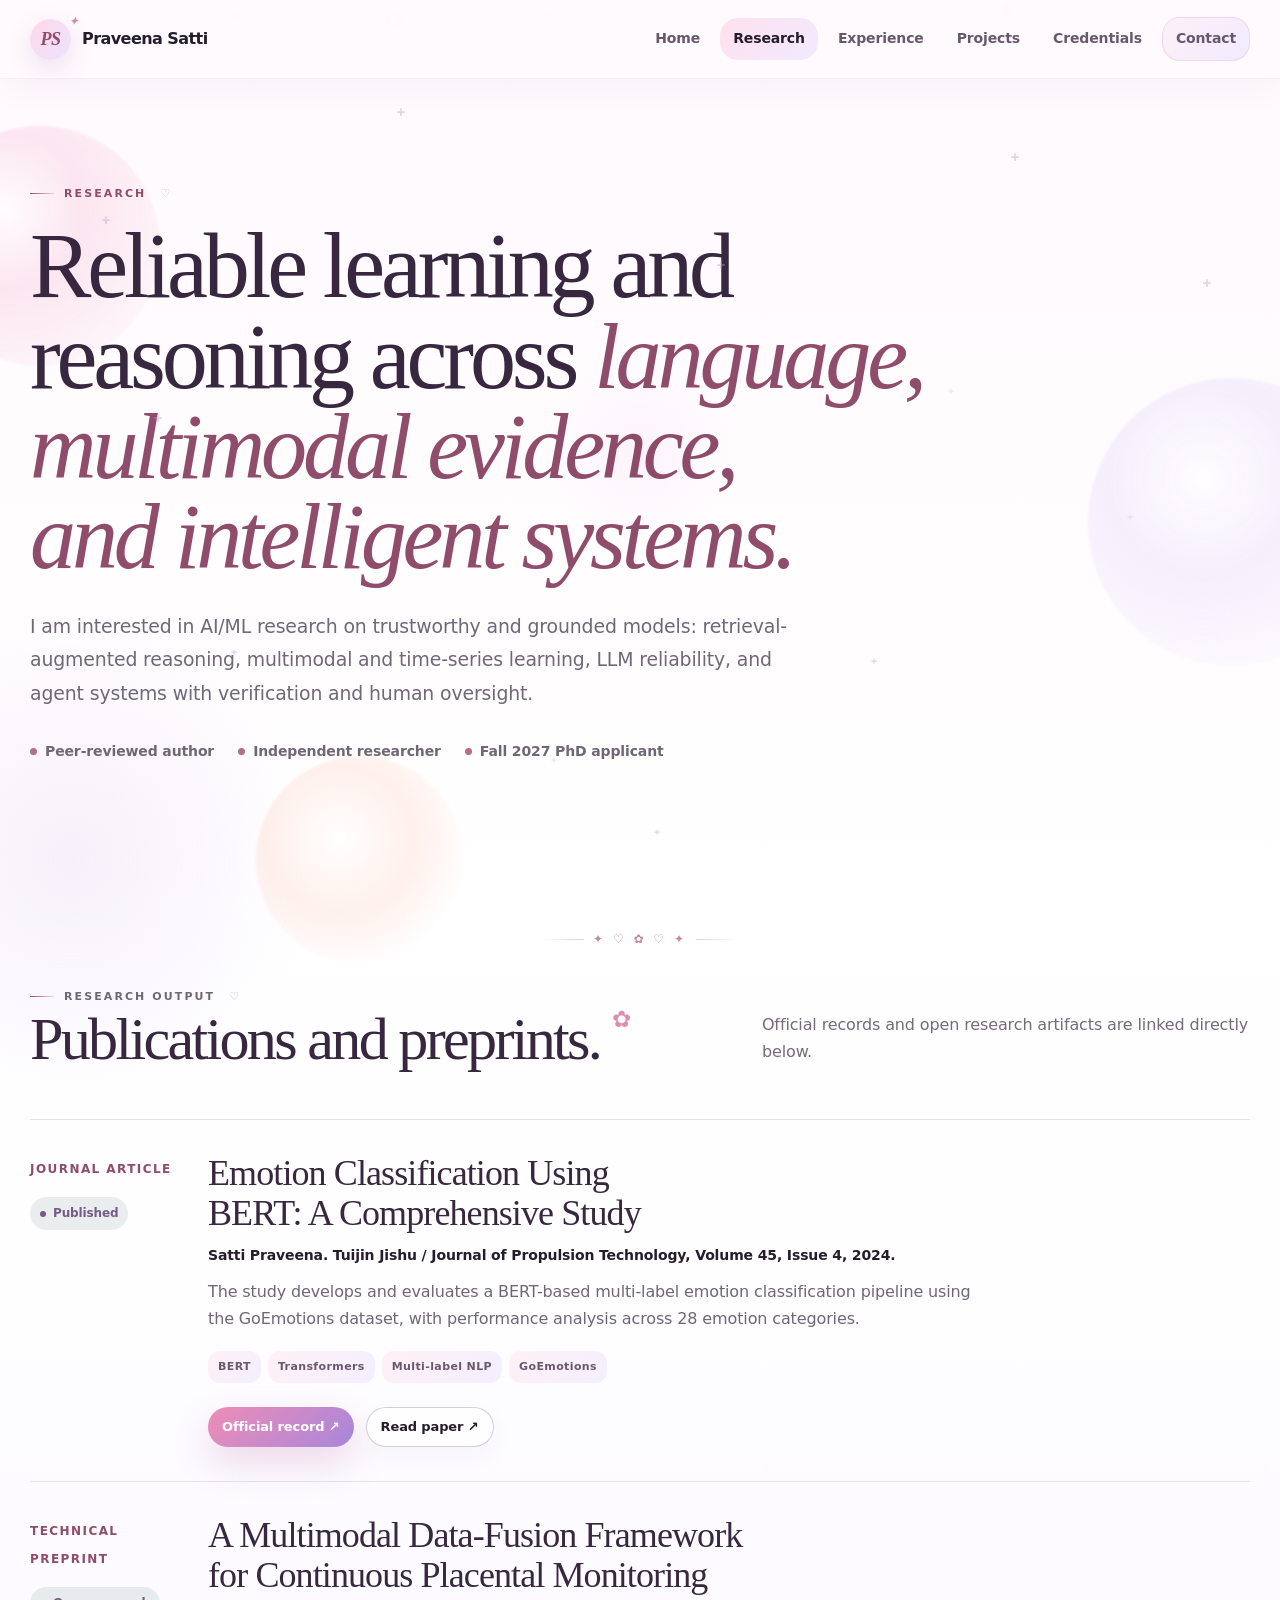
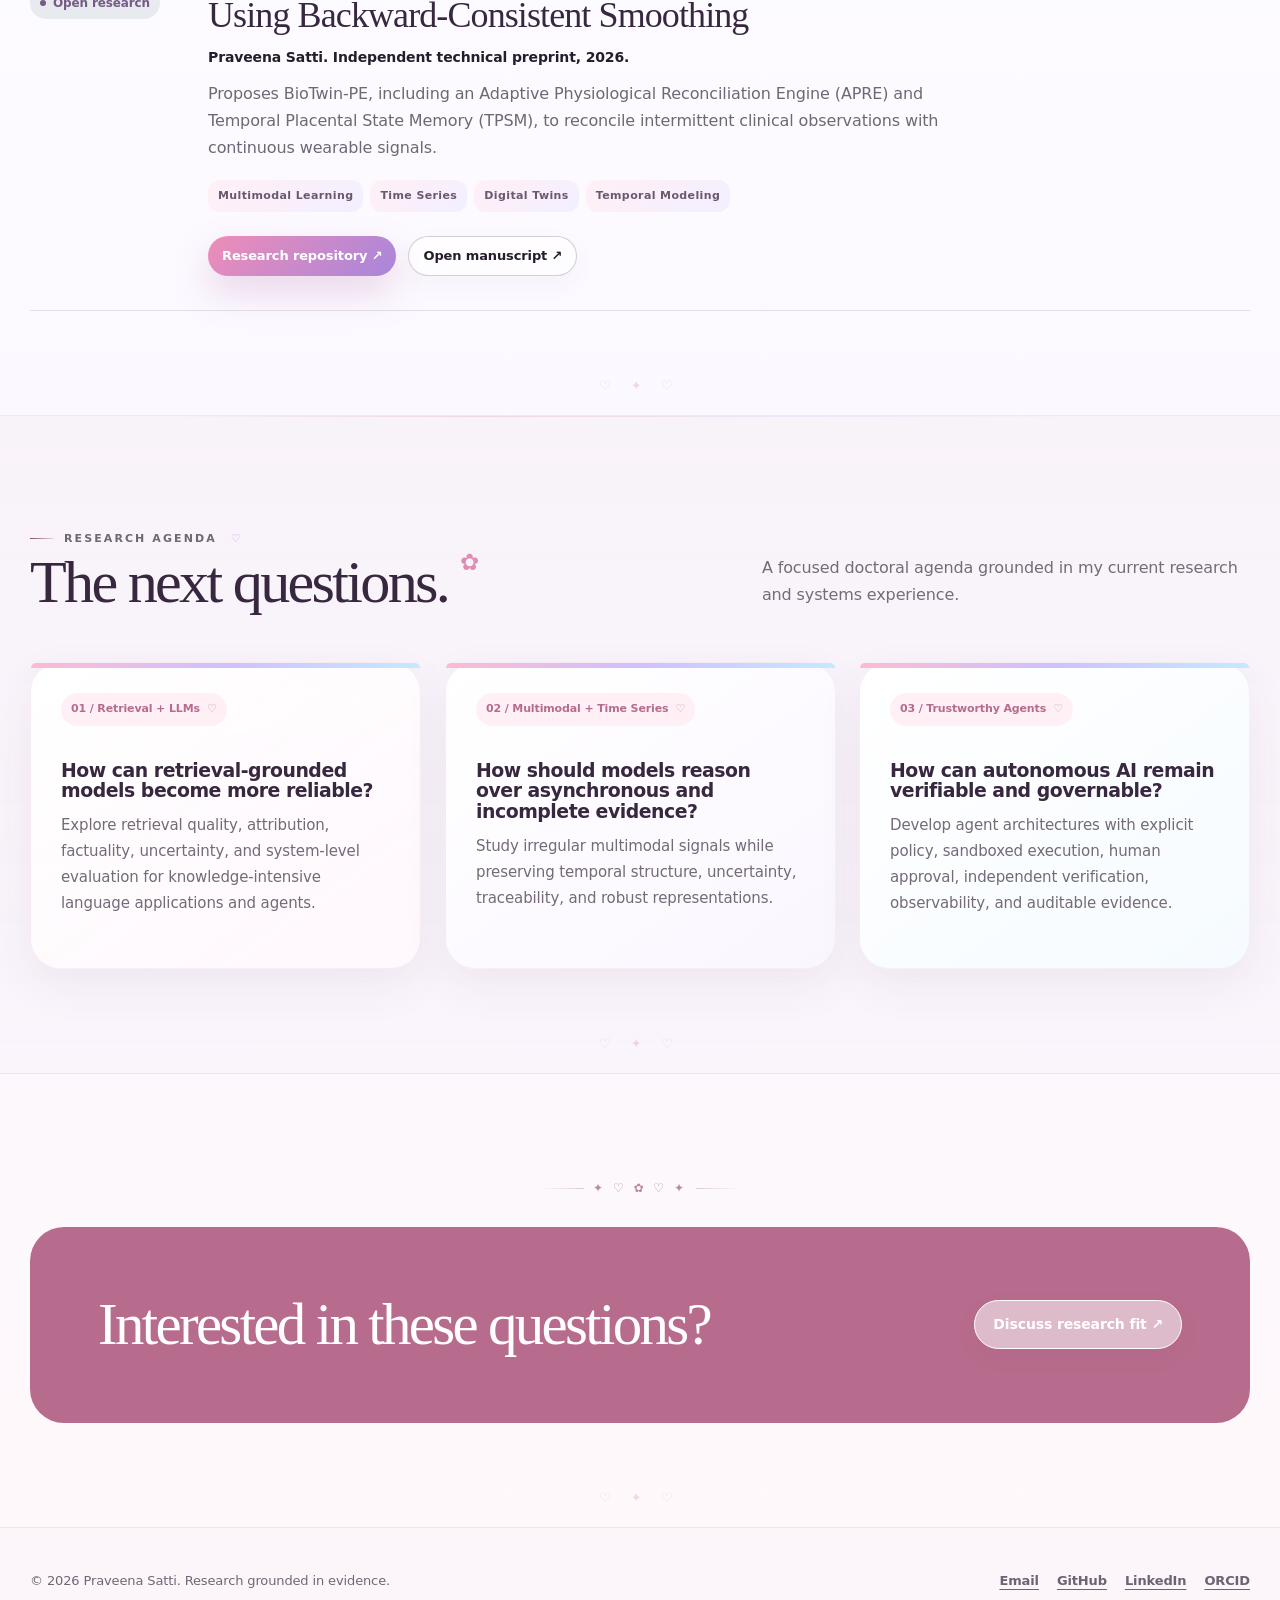
<file: research.html>
<!DOCTYPE html>
<html lang="en">
<head>
  <meta charset="utf-8"><meta name="viewport" content="width=device-width, initial-scale=1">
  <meta name="description" content="Research publications and agenda of Praveena Satti: trustworthy AI, retrieval-grounded reasoning, multimodal and time-series learning, NLP, and reliable ML systems.">
  <meta name="theme-color" content="#14231f"><link rel="canonical" href="https://sattipraveena3-sudo.github.io/research.html">
  <link rel="icon" href="assets/img/mark.svg" type="image/svg+xml"><link rel="stylesheet" href="assets/css/styles.css">
  <title>Research | Praveena Satti</title>
</head>
<body data-page="research">
  <a class="skip-link" href="#main">Skip to content</a>
  <header class="site-header"><div class="nav-wrap">
    <a class="brand" href="/" aria-label="Praveena Satti home"><span class="brand-mark" aria-hidden="true">PS</span><span>Praveena Satti</span></a>
    <button class="menu-button" type="button" aria-expanded="false" aria-controls="site-navigation" aria-label="Open navigation"><span></span></button>
    <nav class="site-nav" id="site-navigation" aria-label="Primary navigation"><a href="/" data-nav="home">Home</a><a href="research.html" data-nav="research">Research</a><a href="experience.html" data-nav="experience">Experience</a><a href="projects.html" data-nav="projects">Projects</a><a href="credentials.html" data-nav="credentials">Credentials</a><a class="nav-cta" href="contact.html" data-nav="contact">Contact</a></nav>
  </div></header>

  <main id="main">
    <section class="page-hero"><div class="container">
      <p class="eyebrow">Research</p>
      <h1>Reliable learning and reasoning across <em>language, multimodal evidence, and intelligent systems.</em></h1>
      <p class="page-lead">I am interested in AI/ML research on trustworthy and grounded models: retrieval-augmented reasoning, multimodal and time-series learning, LLM reliability, and agent systems with verification and human oversight.</p>
      <div class="page-meta"><span>Peer-reviewed author</span><span>Independent researcher</span><span>Fall 2027 PhD applicant</span></div>
    </div></section>

    <section class="section" aria-labelledby="publications-title"><div class="container">
      <div class="section-head reveal"><div><p class="eyebrow">Research output</p><h2 id="publications-title">Publications and preprints.</h2></div><p>Official records and open research artifacts are linked directly below.</p></div>
      <article class="publication reveal">
        <div><span class="pub-type">Journal article</span><span class="status-badge">Published</span></div>
        <div>
          <h3>Emotion Classification Using BERT: A Comprehensive Study</h3>
          <p class="citation">Satti Praveena. Tuijin Jishu / Journal of Propulsion Technology, Volume 45, Issue 4, 2024.</p>
          <p>The study develops and evaluates a BERT-based multi-label emotion classification pipeline using the GoEmotions dataset, with performance analysis across 28 emotion categories.</p>
          <div class="tag-row"><span class="tag">BERT</span><span class="tag">Transformers</span><span class="tag">Multi-label NLP</span><span class="tag">GoEmotions</span></div>
          <div class="card-actions"><a class="button small primary" href="https://www.propulsiontechjournal.com/index.php/journal/article/view/8744" target="_blank" rel="noopener noreferrer">Official record ↗</a><a class="button small" href="https://www.propulsiontechjournal.com/index.php/journal/article/download/8744/5459/14825" target="_blank" rel="noopener noreferrer">Read paper ↗</a></div>
        </div>
      </article>
      <article class="publication reveal">
        <div><span class="pub-type">Technical preprint</span><span class="status-badge">Open research</span></div>
        <div>
          <h3>A Multimodal Data-Fusion Framework for Continuous Placental Monitoring Using Backward-Consistent Smoothing</h3>
          <p class="citation">Praveena Satti. Independent technical preprint, 2026.</p>
          <p>Proposes BioTwin-PE, including an Adaptive Physiological Reconciliation Engine (APRE) and Temporal Placental State Memory (TPSM), to reconcile intermittent clinical observations with continuous wearable signals.</p>
          <div class="tag-row"><span class="tag">Multimodal Learning</span><span class="tag">Time Series</span><span class="tag">Digital Twins</span><span class="tag">Temporal Modeling</span></div>
          <div class="card-actions"><a class="button small primary" href="https://github.com/sattipraveena3-sudo/BioTwin-PE-APEE" target="_blank" rel="noopener noreferrer">Research repository ↗</a><a class="button small" href="https://github.com/sattipraveena3-sudo/BioTwin-PE-APEE/blob/main/A%20Multimodal%20Data-Fusion%20Framework%20for%20Continuous%20Placental%20Monitoring%20Using%20Backward-Consistent%20Smoothing.pdf" target="_blank" rel="noopener noreferrer">Open manuscript ↗</a></div>
        </div>
      </article>
    </div></section>

    <section class="section tint" aria-labelledby="agenda-title"><div class="container">
      <div class="section-head reveal"><div><p class="eyebrow">Research agenda</p><h2 id="agenda-title">The next questions.</h2></div><p>A focused doctoral agenda grounded in my current research and systems experience.</p></div>
      <div class="cards">
        <article class="card reveal"><span class="number">01 / Retrieval + LLMs</span><h3>How can retrieval-grounded models become more reliable?</h3><p>Explore retrieval quality, attribution, factuality, uncertainty, and system-level evaluation for knowledge-intensive language applications and agents.</p></article>
        <article class="card reveal"><span class="number">02 / Multimodal + Time Series</span><h3>How should models reason over asynchronous and incomplete evidence?</h3><p>Study irregular multimodal signals while preserving temporal structure, uncertainty, traceability, and robust representations.</p></article>
        <article class="card reveal"><span class="number">03 / Trustworthy Agents</span><h3>How can autonomous AI remain verifiable and governable?</h3><p>Develop agent architectures with explicit policy, sandboxed execution, human approval, independent verification, observability, and auditable evidence.</p></article>
      </div>
    </div></section>

    <section class="section"><div class="container cta-band reveal"><h2>Interested in these questions?</h2><a class="button" href="contact.html">Discuss research fit ↗</a></div></section>
  </main>

  <footer class="site-footer"><div class="container footer-grid"><p>© <span data-year></span> Praveena Satti. Research grounded in evidence.</p><div class="footer-links"><a href="mailto:sattipraveena3@gmail.com">Email</a><a href="https://github.com/sattipraveena3-sudo" target="_blank" rel="noopener noreferrer">GitHub</a><a href="https://www.linkedin.com/in/praveenasatti" target="_blank" rel="noopener noreferrer">LinkedIn</a><a href="https://orcid.org/0009-0000-6555-5072" target="_blank" rel="noopener noreferrer">ORCID</a></div></div></footer>
  <script src="assets/js/main.js" defer></script>
</body>
</html>
</file>
<file: assets/css/styles.css>
:root {
  --paper: #f5f1e8;
  --paper-deep: #ece5d8;
  --card: #fffdf8;
  --ink: #14231f;
  --muted: #58645f;
  --line: #d7d0c2;
  --accent: #b84a35;
  --accent-dark: #893321;
  --forest: #164f46;
  --blue: #2b5c72;
  --shadow: 0 20px 55px rgba(20, 35, 31, 0.09);
  --radius-sm: 12px;
  --radius: 22px;
  --radius-lg: 32px;
  --max: 1180px;
}

* {
  box-sizing: border-box;
}

html {
  scroll-behavior: smooth;
}

body {
  margin: 0;
  color: var(--ink);
  background:
    linear-gradient(rgba(20, 35, 31, 0.028) 1px, transparent 1px),
    linear-gradient(90deg, rgba(20, 35, 31, 0.028) 1px, transparent 1px),
    var(--paper);
  background-size: 34px 34px;
  font-family: Inter, ui-sans-serif, system-ui, -apple-system, BlinkMacSystemFont, "Segoe UI", sans-serif;
  font-size: 16px;
  line-height: 1.7;
  text-rendering: optimizeLegibility;
}

body::before {
  position: fixed;
  z-index: -1;
  top: -18rem;
  right: -15rem;
  width: 38rem;
  height: 38rem;
  border: 1px solid rgba(184, 74, 53, 0.12);
  border-radius: 50%;
  box-shadow: 0 0 0 6rem rgba(184, 74, 53, 0.025), 0 0 0 12rem rgba(22, 79, 70, 0.018);
  content: "";
}

img,
svg {
  display: block;
  max-width: 100%;
}

a {
  color: inherit;
  text-decoration-thickness: 1px;
  text-underline-offset: 4px;
}

a:hover {
  color: var(--accent-dark);
}

button,
input,
textarea {
  font: inherit;
}

:focus-visible {
  outline: 3px solid rgba(184, 74, 53, 0.42);
  outline-offset: 4px;
}

.skip-link {
  position: fixed;
  z-index: 1000;
  top: 12px;
  left: 12px;
  padding: 10px 16px;
  border-radius: 8px;
  color: white;
  background: var(--ink);
  transform: translateY(-150%);
  transition: transform 160ms ease;
}

.skip-link:focus {
  transform: translateY(0);
}

.site-header {
  position: sticky;
  z-index: 100;
  top: 0;
  border-bottom: 1px solid rgba(20, 35, 31, 0.11);
  background: rgba(245, 241, 232, 0.9);
  backdrop-filter: blur(18px);
}

.nav-wrap,
.container {
  width: min(calc(100% - 40px), var(--max));
  margin-inline: auto;
}

.nav-wrap {
  display: flex;
  min-height: 76px;
  align-items: center;
  justify-content: space-between;
  gap: 24px;
}

.brand {
  display: inline-flex;
  align-items: center;
  gap: 11px;
  color: var(--ink);
  font-weight: 780;
  letter-spacing: -0.02em;
  text-decoration: none;
}

.brand-mark {
  display: grid;
  width: 39px;
  height: 39px;
  place-items: center;
  border: 1px solid var(--ink);
  border-radius: 50%;
  font-family: Georgia, "Times New Roman", serif;
  font-size: 18px;
  font-style: italic;
}

.site-nav {
  display: flex;
  align-items: center;
  gap: 4px;
}

.site-nav a {
  padding: 8px 11px;
  border-radius: 999px;
  color: #34423d;
  font-size: 14px;
  font-weight: 650;
  text-decoration: none;
}

.site-nav a:hover,
.site-nav a[aria-current="page"] {
  color: var(--ink);
  background: rgba(20, 35, 31, 0.075);
}

.nav-cta {
  border: 1px solid var(--ink);
}

.menu-button {
  display: none;
  width: 44px;
  height: 44px;
  border: 1px solid var(--line);
  border-radius: 50%;
  color: var(--ink);
  background: var(--card);
  cursor: pointer;
}

.menu-button span,
.menu-button::before,
.menu-button::after {
  display: block;
  width: 18px;
  height: 2px;
  margin: 4px auto;
  background: currentColor;
  content: "";
}

main {
  overflow: hidden;
}

.hero {
  padding: 86px 0 68px;
}

.hero-grid {
  display: grid;
  align-items: center;
  grid-template-columns: minmax(0, 1.35fr) minmax(300px, 0.65fr);
  gap: clamp(38px, 7vw, 92px);
}

.eyebrow {
  display: inline-flex;
  align-items: center;
  gap: 10px;
  margin: 0 0 20px;
  color: var(--accent-dark);
  font-size: 12px;
  font-weight: 800;
  letter-spacing: 0.16em;
  line-height: 1.4;
  text-transform: uppercase;
}

.eyebrow::before {
  width: 28px;
  height: 1px;
  background: currentColor;
  content: "";
}

h1,
h2,
h3 {
  margin: 0;
  line-height: 1.1;
  text-wrap: balance;
}

h1,
h2 {
  font-family: Georgia, "Times New Roman", serif;
  font-weight: 500;
  letter-spacing: -0.035em;
}

h1 {
  max-width: 900px;
  font-size: clamp(3.25rem, 7vw, 6.7rem);
}

h1 em {
  color: var(--accent);
  font-weight: inherit;
}

h2 {
  font-size: clamp(2.25rem, 4.5vw, 4rem);
}

h3 {
  font-size: 1.18rem;
  letter-spacing: -0.02em;
}

.hero-lead {
  max-width: 740px;
  margin: 28px 0 0;
  color: #3d4a45;
  font-size: clamp(1.05rem, 2vw, 1.28rem);
}

.hero-actions,
.card-actions,
.social-row {
  display: flex;
  flex-wrap: wrap;
  gap: 12px;
}

.hero-actions {
  margin-top: 34px;
}

.button {
  display: inline-flex;
  min-height: 48px;
  align-items: center;
  justify-content: center;
  gap: 9px;
  padding: 11px 18px;
  border: 1px solid var(--ink);
  border-radius: 999px;
  color: var(--ink);
  background: transparent;
  font-size: 14px;
  font-weight: 750;
  text-decoration: none;
  transition: transform 160ms ease, box-shadow 160ms ease, background 160ms ease;
}

.button:hover {
  color: white;
  background: var(--ink);
  box-shadow: 0 10px 25px rgba(20, 35, 31, 0.15);
  transform: translateY(-2px);
}

.button.primary {
  color: white;
  border-color: var(--accent);
  background: var(--accent);
}

.button.primary:hover {
  border-color: var(--accent-dark);
  background: var(--accent-dark);
}

.button.small {
  min-height: 40px;
  padding: 8px 14px;
  font-size: 13px;
}

.profile-panel {
  position: relative;
  padding: 18px;
  border: 1px solid rgba(20, 35, 31, 0.18);
  border-radius: var(--radius-lg);
  background: rgba(255, 253, 248, 0.74);
  box-shadow: var(--shadow);
  transform: rotate(1.3deg);
}

.profile-panel::after {
  position: absolute;
  z-index: -1;
  right: -18px;
  bottom: -18px;
  width: 80%;
  height: 72%;
  border: 1px solid rgba(184, 74, 53, 0.25);
  border-radius: var(--radius-lg);
  content: "";
}

.profile-photo {
  aspect-ratio: 1 / 1;
  width: 100%;
  border-radius: 22px;
  object-fit: cover;
  filter: saturate(0.76) contrast(1.03);
}

.profile-meta {
  display: grid;
  padding: 19px 7px 5px;
  gap: 4px;
}

.profile-meta strong {
  font-size: 18px;
}

.profile-meta span {
  color: var(--muted);
  font-size: 14px;
}

.availability {
  display: inline-flex;
  align-items: center;
  gap: 8px;
  margin-top: 7px;
  color: var(--forest) !important;
  font-weight: 700;
  text-decoration: none;
}

.availability::before {
  width: 9px;
  height: 9px;
  border-radius: 50%;
  background: #2b9b75;
  box-shadow: 0 0 0 5px rgba(43, 155, 117, 0.12);
  content: "";
}

.proof-strip {
  padding: 0 0 36px;
}

.proof-grid {
  display: grid;
  overflow: hidden;
  border: 1px solid var(--line);
  border-radius: var(--radius);
  background: rgba(255, 253, 248, 0.7);
  grid-template-columns: repeat(4, 1fr);
}

.proof-item {
  min-height: 130px;
  padding: 25px;
  border-right: 1px solid var(--line);
}

.proof-item:last-child {
  border-right: 0;
}

.proof-item strong {
  display: block;
  margin-bottom: 5px;
  font-family: Georgia, "Times New Roman", serif;
  font-size: 2.25rem;
  font-weight: 500;
  line-height: 1;
}

.proof-item span {
  color: var(--muted);
  font-size: 14px;
}

.section {
  padding: 92px 0;
}

.section.tint {
  border-block: 1px solid rgba(20, 35, 31, 0.1);
  background: rgba(236, 229, 216, 0.65);
}

.section-head {
  display: grid;
  align-items: end;
  margin-bottom: 44px;
  grid-template-columns: minmax(0, 1fr) minmax(280px, 0.72fr);
  gap: 36px;
}

.section-head p,
.page-lead,
.card p,
.timeline-body p,
.rich-copy p {
  color: var(--muted);
}

.section-head p {
  margin: 0 0 4px;
}

.cards {
  display: grid;
  grid-template-columns: repeat(3, minmax(0, 1fr));
  gap: 18px;
}

.featured-product {
  grid-column: 1 / -1;
}

.card {
  position: relative;
  display: flex;
  min-height: 100%;
  flex-direction: column;
  padding: 28px;
  border: 1px solid var(--line);
  border-radius: var(--radius);
  background: rgba(255, 253, 248, 0.9);
  transition: border-color 180ms ease, transform 180ms ease, box-shadow 180ms ease;
}

.card:hover {
  border-color: rgba(20, 35, 31, 0.35);
  box-shadow: 0 16px 44px rgba(20, 35, 31, 0.08);
  transform: translateY(-4px);
}

.card .number {
  margin-bottom: 54px;
  color: var(--accent);
  font-family: Georgia, "Times New Roman", serif;
  font-size: 14px;
  font-style: italic;
}

.card p {
  margin: 12px 0 22px;
  font-size: 15px;
}

.card-actions {
  margin-top: auto;
}

.tag-row {
  display: flex;
  flex-wrap: wrap;
  gap: 7px;
  margin: 18px 0 24px;
}

.tag {
  padding: 5px 9px;
  border: 1px solid var(--line);
  border-radius: 999px;
  color: #49544f;
  background: var(--paper);
  font-size: 11px;
  font-weight: 720;
  letter-spacing: 0.035em;
}

.duo-grid {
  display: grid;
  grid-template-columns: repeat(2, minmax(0, 1fr));
  gap: 20px;
}

.duo-panel {
  min-height: 370px;
  padding: clamp(30px, 5vw, 54px);
  border-radius: var(--radius-lg);
}

.duo-panel.dark {
  color: white;
  background: var(--ink);
}

.duo-panel.light {
  border: 1px solid var(--line);
  background: var(--card);
}

.duo-panel h3 {
  margin: 25px 0 16px;
  font-family: Georgia, "Times New Roman", serif;
  font-size: clamp(2rem, 3vw, 3rem);
  font-weight: 500;
}

.duo-panel.dark p {
  color: #cbd4d0;
}

.metric-list,
.clean-list,
.icon-list {
  margin: 24px 0 0;
  padding: 0;
  list-style: none;
}

.metric-list li,
.clean-list li {
  padding: 11px 0;
  border-top: 1px solid rgba(255, 255, 255, 0.16);
}

.light .metric-list li,
.clean-list li {
  border-color: var(--line);
}

.page-hero {
  padding: 84px 0 55px;
}

.page-hero h1 {
  max-width: 950px;
  font-size: clamp(3.2rem, 7vw, 6.2rem);
}

.page-lead {
  max-width: 790px;
  margin: 28px 0 0;
  font-size: 1.18rem;
}

.page-meta {
  display: flex;
  flex-wrap: wrap;
  gap: 10px 24px;
  margin-top: 30px;
  color: var(--muted);
  font-size: 14px;
  font-weight: 650;
}

.page-meta span {
  display: inline-flex;
  align-items: center;
  gap: 8px;
}

.page-meta span::before {
  width: 7px;
  height: 7px;
  border-radius: 50%;
  background: var(--accent);
  content: "";
}

.publication {
  display: grid;
  padding: 34px 0;
  border-top: 1px solid var(--line);
  grid-template-columns: 150px minmax(0, 1fr);
  gap: 28px;
}

.publication:last-child {
  border-bottom: 1px solid var(--line);
}

.pub-type {
  color: var(--accent-dark);
  font-size: 12px;
  font-weight: 800;
  letter-spacing: 0.12em;
  text-transform: uppercase;
}

.publication h3 {
  max-width: 800px;
  margin-bottom: 11px;
  font-family: Georgia, "Times New Roman", serif;
  font-size: clamp(1.55rem, 3vw, 2.25rem);
  font-weight: 500;
}

.publication p {
  max-width: 790px;
  margin: 10px 0 0;
  color: var(--muted);
}

.citation {
  color: var(--ink) !important;
  font-size: 14px;
  font-weight: 650;
}

.status-badge {
  display: inline-flex;
  align-items: center;
  gap: 7px;
  margin-top: 16px;
  padding: 6px 10px;
  border-radius: 999px;
  color: var(--forest);
  background: rgba(22, 79, 70, 0.09);
  font-size: 12px;
  font-weight: 800;
}

.status-badge::before {
  width: 6px;
  height: 6px;
  border-radius: 50%;
  background: currentColor;
  content: "";
}

.timeline {
  position: relative;
}

.timeline-item {
  display: grid;
  padding: 0 0 55px;
  grid-template-columns: 180px minmax(0, 1fr);
  gap: 35px;
}

.timeline-date {
  padding-top: 5px;
  color: var(--accent-dark);
  font-size: 13px;
  font-weight: 800;
  letter-spacing: 0.08em;
  text-transform: uppercase;
}

.timeline-body {
  position: relative;
  padding: 0 0 0 35px;
  border-left: 1px solid var(--line);
}

.timeline-body::before {
  position: absolute;
  top: 5px;
  left: -7px;
  width: 13px;
  height: 13px;
  border: 3px solid var(--paper);
  border-radius: 50%;
  background: var(--accent);
  box-shadow: 0 0 0 1px var(--accent);
  content: "";
}

.timeline-body h2 {
  font-family: inherit;
  font-size: 1.5rem;
  font-weight: 790;
  letter-spacing: -0.03em;
}

.timeline-body .org {
  margin: 5px 0 18px;
  color: var(--muted);
  font-weight: 680;
}

.bullet-list {
  display: grid;
  margin: 20px 0 0;
  padding: 0;
  gap: 11px;
  list-style: none;
}

.bullet-list li {
  position: relative;
  padding-left: 23px;
  color: #46534e;
}

.bullet-list li::before {
  position: absolute;
  top: 0.78em;
  left: 0;
  width: 10px;
  height: 1px;
  background: var(--accent);
  content: "";
}

.credential-grid {
  display: grid;
  grid-template-columns: repeat(2, minmax(0, 1fr));
  gap: 16px;
}

.credential {
  display: grid;
  min-height: 165px;
  padding: 25px;
  border: 1px solid var(--line);
  border-radius: var(--radius);
  background: var(--card);
  grid-template-columns: 54px minmax(0, 1fr);
  gap: 18px;
}

.credential-mark {
  display: grid;
  width: 52px;
  height: 52px;
  place-items: center;
  border-radius: 15px;
  color: white;
  background: var(--ink);
  font-size: 13px;
  font-weight: 850;
  letter-spacing: -0.02em;
}

.credential h3 {
  margin-bottom: 7px;
}

.credential p {
  margin: 0;
  color: var(--muted);
  font-size: 14px;
}

.contact-grid {
  display: grid;
  grid-template-columns: minmax(0, 1.05fr) minmax(300px, 0.55fr);
  gap: 22px;
}

.contact-card {
  padding: clamp(28px, 5vw, 54px);
  border: 1px solid var(--line);
  border-radius: var(--radius-lg);
  background: var(--card);
}

.contact-card.primary-contact {
  color: white;
  border-color: var(--ink);
  background: var(--ink);
}

.contact-card h2 {
  margin-bottom: 22px;
  font-size: clamp(2rem, 4vw, 3.5rem);
}

.primary-contact p {
  max-width: 600px;
  color: #cbd4d0;
}

.contact-link {
  display: flex;
  align-items: center;
  justify-content: space-between;
  gap: 18px;
  padding: 16px 0;
  border-top: 1px solid var(--line);
  font-weight: 750;
  text-decoration: none;
}

.contact-link:last-child {
  border-bottom: 1px solid var(--line);
}

.cta-band {
  display: grid;
  align-items: center;
  padding: clamp(32px, 6vw, 68px);
  border-radius: var(--radius-lg);
  color: white;
  background: var(--accent);
  grid-template-columns: minmax(0, 1fr) auto;
  gap: 30px;
}

.cta-band h2 {
  max-width: 720px;
  font-size: clamp(2.2rem, 4.6vw, 4rem);
}

.cta-band .button {
  color: white;
  border-color: white;
}

.cta-band .button:hover {
  color: var(--accent);
  background: white;
}

.site-footer {
  padding: 42px 0;
  border-top: 1px solid var(--line);
}

.footer-grid {
  display: grid;
  align-items: center;
  grid-template-columns: 1fr auto;
  gap: 24px;
}

.footer-grid p {
  margin: 0;
  color: var(--muted);
  font-size: 13px;
}

.footer-links {
  display: flex;
  flex-wrap: wrap;
  gap: 18px;
  font-size: 13px;
  font-weight: 700;
}

.reveal {
  opacity: 1;
  transform: none;
}

.reveal.is-visible {
  opacity: 1;
  transform: translateY(0);
}

@media (max-width: 960px) {
  .menu-button {
    display: block;
  }

  .site-nav {
    position: absolute;
    top: calc(100% + 8px);
    right: 20px;
    left: 20px;
    display: none;
    padding: 12px;
    border: 1px solid var(--line);
    border-radius: 18px;
    background: var(--card);
    box-shadow: var(--shadow);
  }

  .site-nav.is-open {
    display: grid;
  }

  .site-nav a {
    padding: 11px 13px;
  }

  .hero-grid {
    grid-template-columns: 1fr;
  }

  .profile-panel {
    width: min(100%, 430px);
    transform: none;
  }

  .proof-grid {
    grid-template-columns: repeat(2, 1fr);
  }

  .proof-item:nth-child(2) {
    border-right: 0;
  }

  .proof-item:nth-child(-n + 2) {
    border-bottom: 1px solid var(--line);
  }

  .section-head,
  .contact-grid {
    grid-template-columns: 1fr;
  }

  .cards {
    grid-template-columns: repeat(2, minmax(0, 1fr));
  }
}

@media (max-width: 700px) {
  .nav-wrap,
  .container {
    width: min(calc(100% - 28px), var(--max));
  }

  .brand span:last-child {
    display: none;
  }

  .hero,
  .page-hero {
    padding-top: 56px;
  }

  h1,
  .page-hero h1 {
    font-size: clamp(2.75rem, 14vw, 4.5rem);
  }

  .hero-actions .button {
    width: 100%;
  }

  .proof-grid,
  .cards,
  .duo-grid,
  .credential-grid {
    grid-template-columns: 1fr;
  }

  .proof-item,
  .proof-item:nth-child(2) {
    border-right: 0;
    border-bottom: 1px solid var(--line);
  }

  .proof-item:last-child {
    border-bottom: 0;
  }

  .section {
    padding: 70px 0;
  }

  .section-head {
    margin-bottom: 34px;
  }

  .publication,
  .timeline-item {
    grid-template-columns: 1fr;
    gap: 12px;
  }

  .timeline-body {
    padding-left: 28px;
  }

  .credential {
    grid-template-columns: 46px minmax(0, 1fr);
    gap: 14px;
  }

  .credential-mark {
    width: 46px;
    height: 46px;
  }

  .cta-band,
  .footer-grid {
    grid-template-columns: 1fr;
  }
}

@media (prefers-reduced-motion: reduce) {
  *,
  *::before,
  *::after {
    scroll-behavior: auto !important;
    transition-duration: 0.01ms !important;
  }

  .reveal {
    opacity: 1;
    transform: none;
  }
}
</file>
<file: assets/css/projects-showcase.css>
/* Scoped project showcase refresh — 2026-08-19 */
.kawaii-projects .project-page-hero {
  position: relative;
  overflow: hidden;
  padding-top: clamp(76px, 10vw, 122px);
  padding-bottom: clamp(60px, 8vw, 94px);
  isolation: isolate;
}
.kawaii-projects .project-page-hero::before,
.kawaii-projects .project-page-hero::after {
  position: absolute;
  z-index: -1;
  border-radius: 50%;
  content: "";
  pointer-events: none;
}
.kawaii-projects .project-page-hero::before {
  top: -9rem;
  right: -6rem;
  width: 29rem;
  height: 29rem;
  background: radial-gradient(circle at 40% 40%, rgba(255, 205, 228, .62), rgba(211, 197, 255, .2) 48%, transparent 72%);
  animation: projectHalo 9s ease-in-out infinite;
}
.kawaii-projects .project-page-hero::after {
  left: 5%;
  bottom: -7rem;
  width: 19rem;
  height: 19rem;
  background: radial-gradient(circle, rgba(190, 233, 255, .36), transparent 70%);
  animation: projectHalo 11s ease-in-out infinite reverse;
}
.project-hero-copy {
  position: relative;
}
.project-hero-note,
.project-badge {
  display: inline-flex;
  align-items: center;
  width: max-content;
  border: 1px solid rgba(198, 126, 166, .18);
  background: rgba(255, 255, 255, .82);
  color: #9b5279;
  font-size: 11px;
  font-weight: 850;
  letter-spacing: .08em;
  text-transform: uppercase;
  box-shadow: 0 10px 28px rgba(103, 66, 111, .08);
}
.project-hero-note {
  margin-bottom: 22px;
  padding: 9px 13px;
  border-radius: 999px;
  animation: projectNote 4.5s ease-in-out infinite;
}
.kawaii-projects .project-page-hero h1 {
  max-width: 980px;
}
.kawaii-projects .project-page-hero .page-lead {
  max-width: 860px;
}
.project-marquee {
  margin-top: 0 !important;
  margin-bottom: 16px !important;
}
.project-showcase .cards {
  align-items: stretch;
}
.project-showcase .card {
  isolation: isolate;
}
.project-showcase .card h3 {
  text-wrap: balance;
}
.project-badge {
  margin-bottom: 18px;
  padding: 7px 10px;
  border-radius: 10px;
}
.project-badge.research {
  border-color: rgba(115, 151, 188, .18);
  background: rgba(240, 249, 255, .88);
  color: #607f9e;
}
.project-badge.product {
  border-color: rgba(83, 157, 137, .2);
  background: rgba(239, 253, 247, .9);
  color: #477f70;
}
.kawaii-projects .project-flagship {
  grid-column: 1 / -1;
  min-height: 385px;
  padding: clamp(34px, 5vw, 60px) !important;
  padding-right: clamp(34px, 18vw, 240px) !important;
  border: 1px solid rgba(192, 116, 160, .22) !important;
  background:
    radial-gradient(circle at 92% 15%, rgba(255, 213, 231, .72), transparent 25%),
    radial-gradient(circle at 84% 92%, rgba(207, 219, 255, .5), transparent 28%),
    linear-gradient(145deg, rgba(255,255,255,.98), rgba(255,244,250,.95) 58%, rgba(245,241,255,.94)) !important;
  box-shadow: 0 28px 88px rgba(112, 72, 121, .13) !important;
}
.kawaii-projects .project-flagship::before {
  height: 7px !important;
  background: linear-gradient(90deg, #f1a7c7, #bdaeff, #a9e2f6) !important;
  opacity: 1 !important;
}
.kawaii-projects .project-flagship::after {
  position: absolute;
  right: clamp(28px, 5vw, 70px);
  bottom: clamp(30px, 5vw, 62px);
  width: 130px;
  padding: 18px 16px;
  border: 1px dashed rgba(157, 102, 156, .24);
  border-radius: 24px;
  background: rgba(255,255,255,.68);
  color: #8e6b96;
  content: "approve → execute → verify";
  font-size: 12px;
  font-weight: 800;
  line-height: 1.55;
  text-align: center;
  transform: rotate(3deg);
  box-shadow: 0 15px 36px rgba(100, 68, 110, .08);
}
.kawaii-projects .project-flagship h3 {
  max-width: 720px;
  font-size: clamp(2.3rem, 5vw, 4.4rem);
  line-height: 1;
}
.kawaii-projects .project-flagship p {
  max-width: 820px;
  font-size: 1.02rem;
}
.kawaii-projects .project-card--research {
  border-color: rgba(121, 164, 197, .18) !important;
  background:
    radial-gradient(circle at 95% 7%, rgba(194, 232, 255, .34), transparent 26%),
    linear-gradient(145deg, #fff, #f7fbff) !important;
}
.kawaii-projects .project-card--research::before {
  background: linear-gradient(90deg, #aedff4, #d2c5ff, #f1b4d2) !important;
}
.kawaii-projects .project-card--product {
  border-color: rgba(92, 167, 145, .2) !important;
  background:
    radial-gradient(circle at 95% 7%, rgba(190, 242, 220, .38), transparent 27%),
    linear-gradient(145deg, #fff, #f5fff9) !important;
}
.kawaii-projects .project-card--product::before {
  background: linear-gradient(90deg, #95dbbf, #afe6f6, #d4c3ff) !important;
}
@keyframes projectHalo {
  0%, 100% { transform: translate3d(0, 0, 0) scale(1); }
  50% { transform: translate3d(-18px, 14px, 0) scale(1.06); }
}
@keyframes projectNote {
  0%, 100% { transform: translateY(0) rotate(-1deg); }
  50% { transform: translateY(-5px) rotate(1deg); }
}
@media (max-width: 900px) {
  .kawaii-projects .project-flagship {
    min-height: auto;
    padding-right: clamp(34px, 5vw, 60px) !important;
  }
  .kawaii-projects .project-flagship::after {
    position: static;
    display: block;
    width: max-content;
    max-width: 100%;
    margin: 28px 0 0 auto;
    transform: rotate(1deg);
  }
}
@media (max-width: 620px) {
  .project-hero-note {
    margin-bottom: 18px;
  }
  .kawaii-projects .project-flagship {
    padding: 30px 24px !important;
  }
  .kawaii-projects .project-flagship::after {
    width: auto;
    margin-left: 0;
  }
}
@media (prefers-reduced-motion: reduce) {
  .kawaii-projects .project-page-hero::before,
  .kawaii-projects .project-page-hero::after,
  .project-hero-note {
    animation: none !important;
  }
}
</file>
